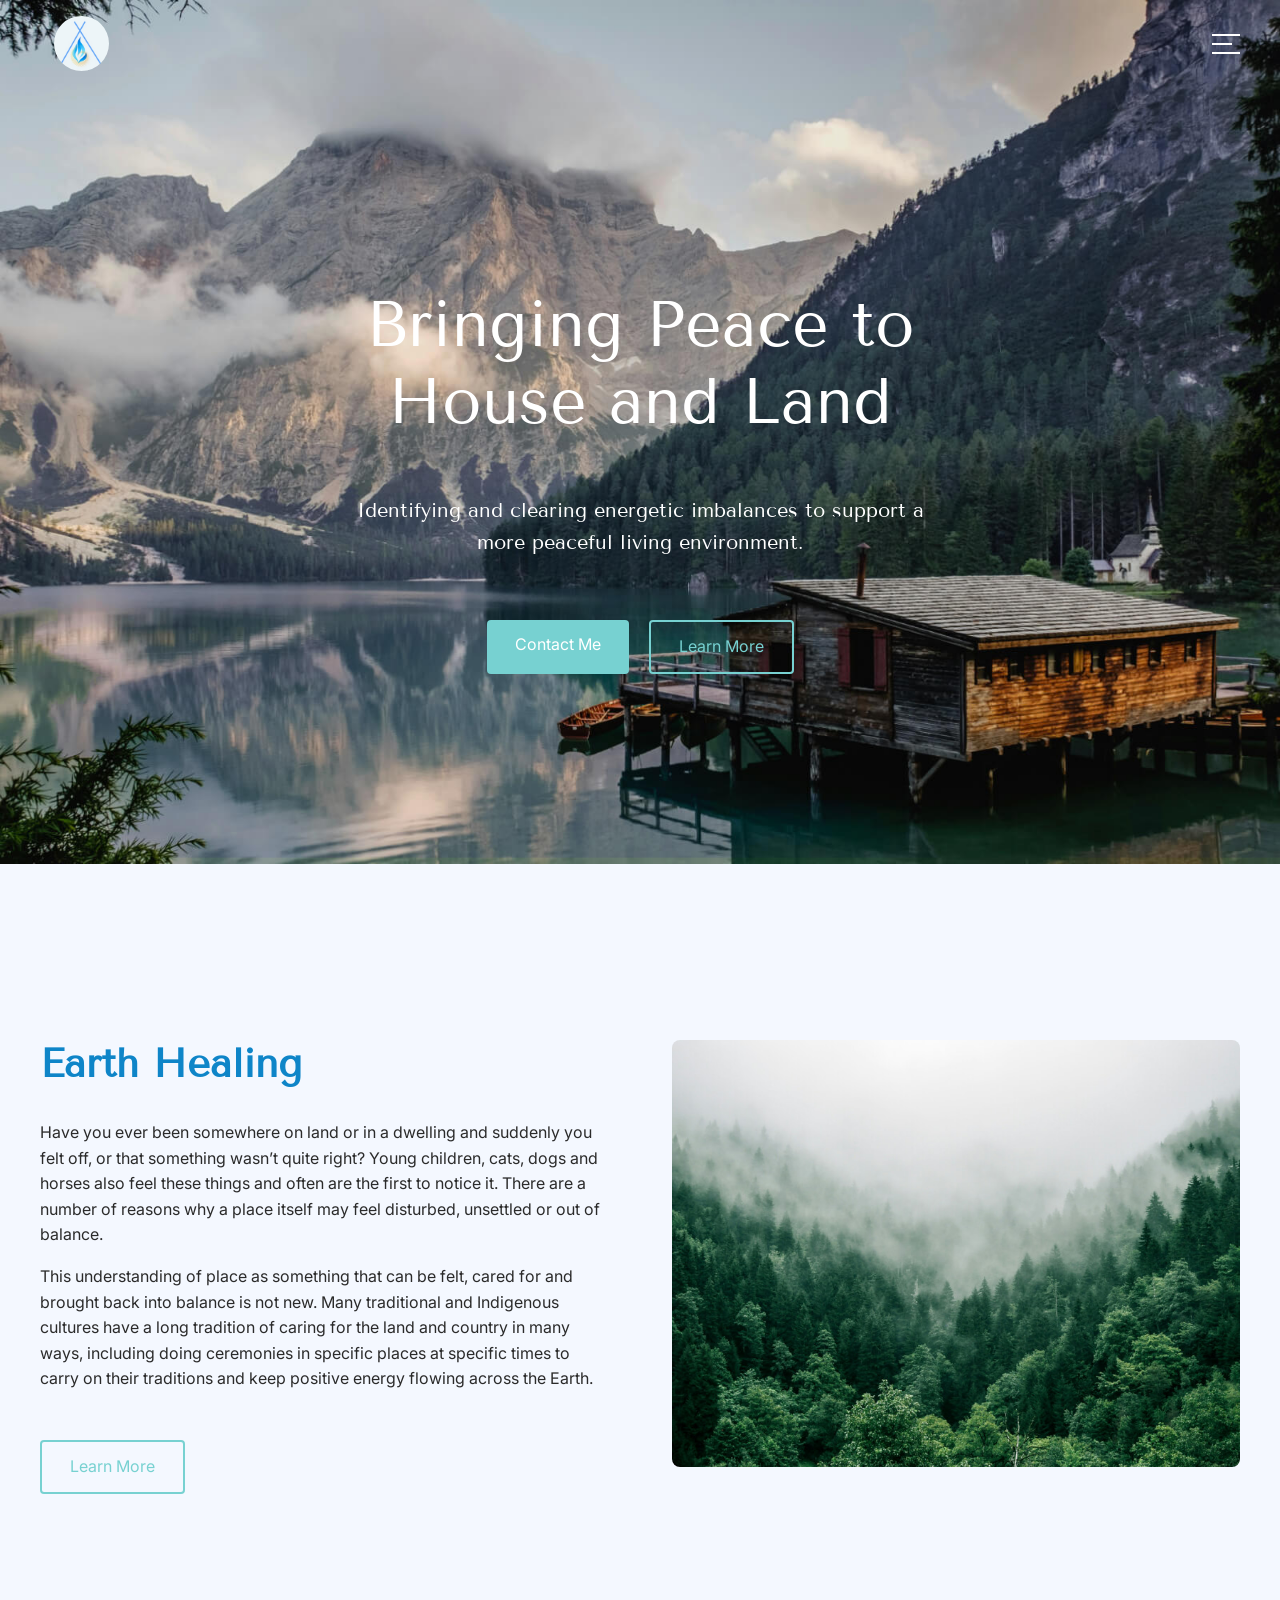
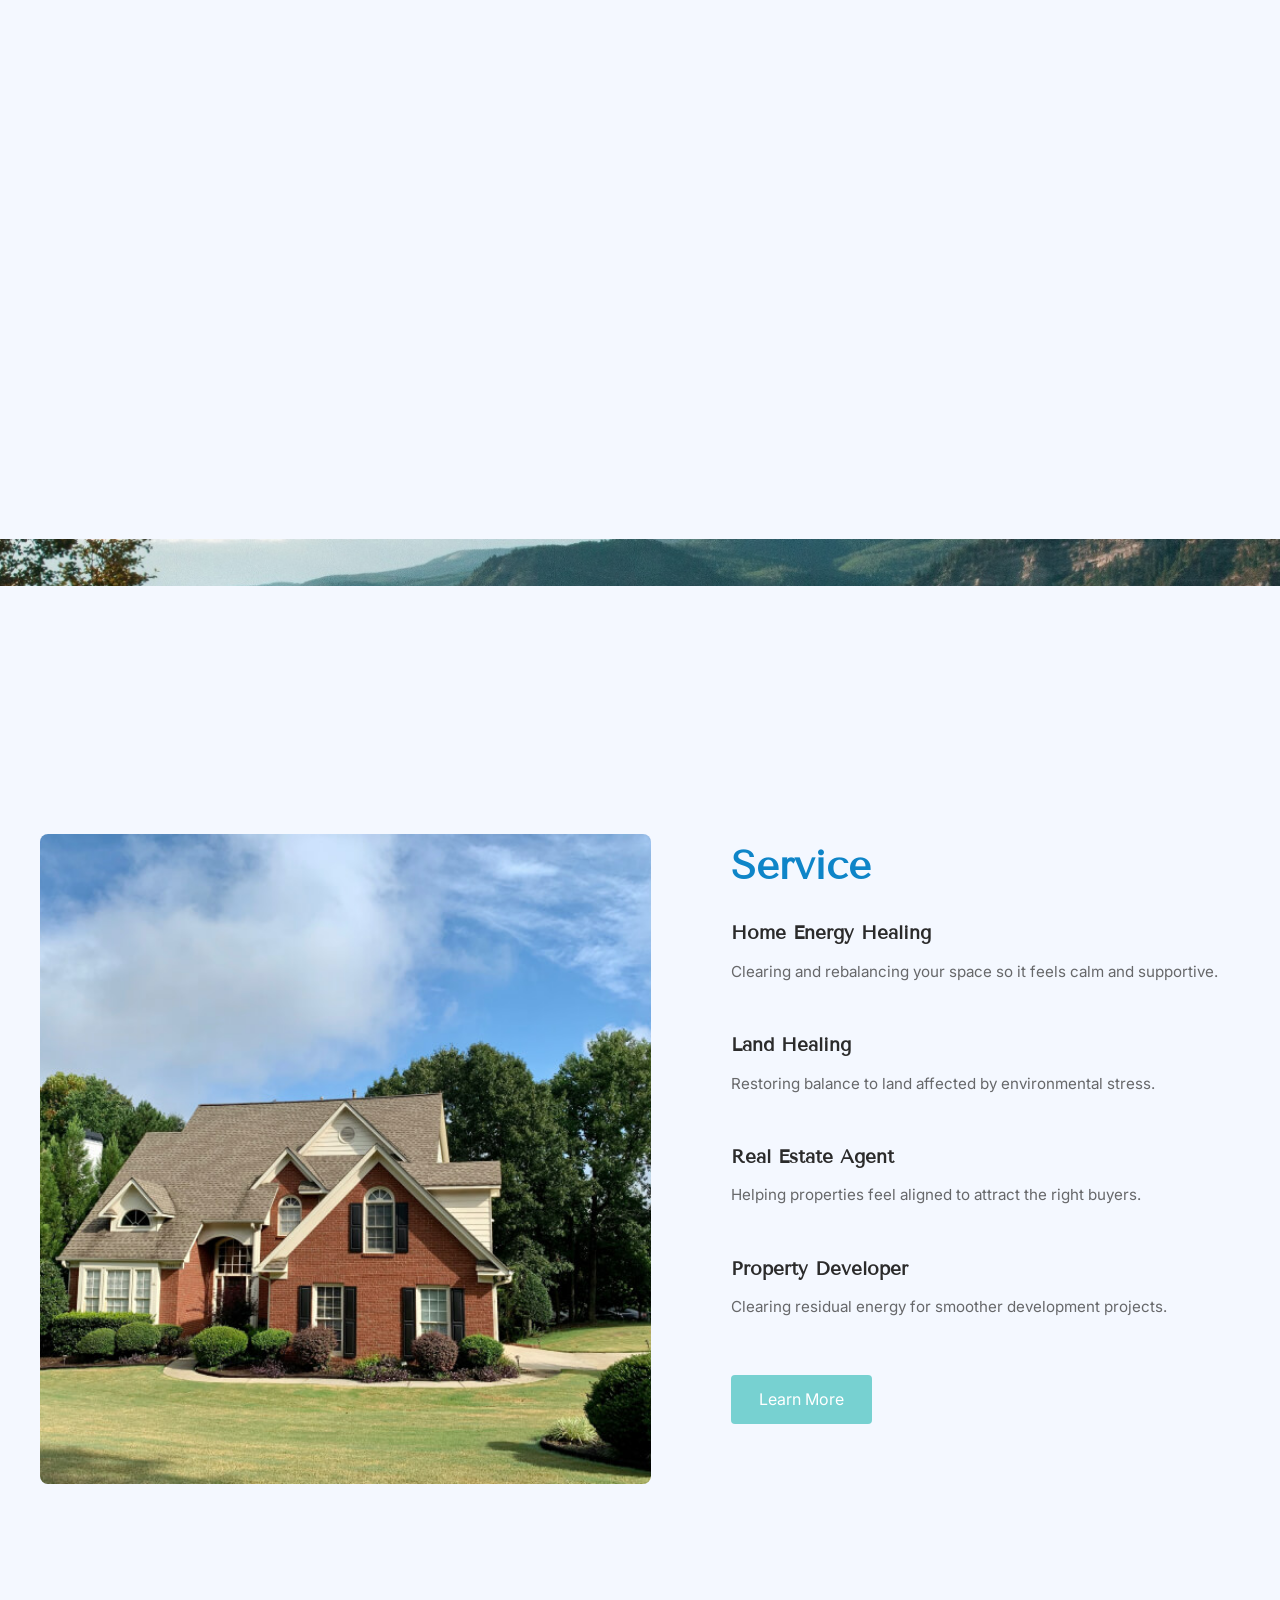
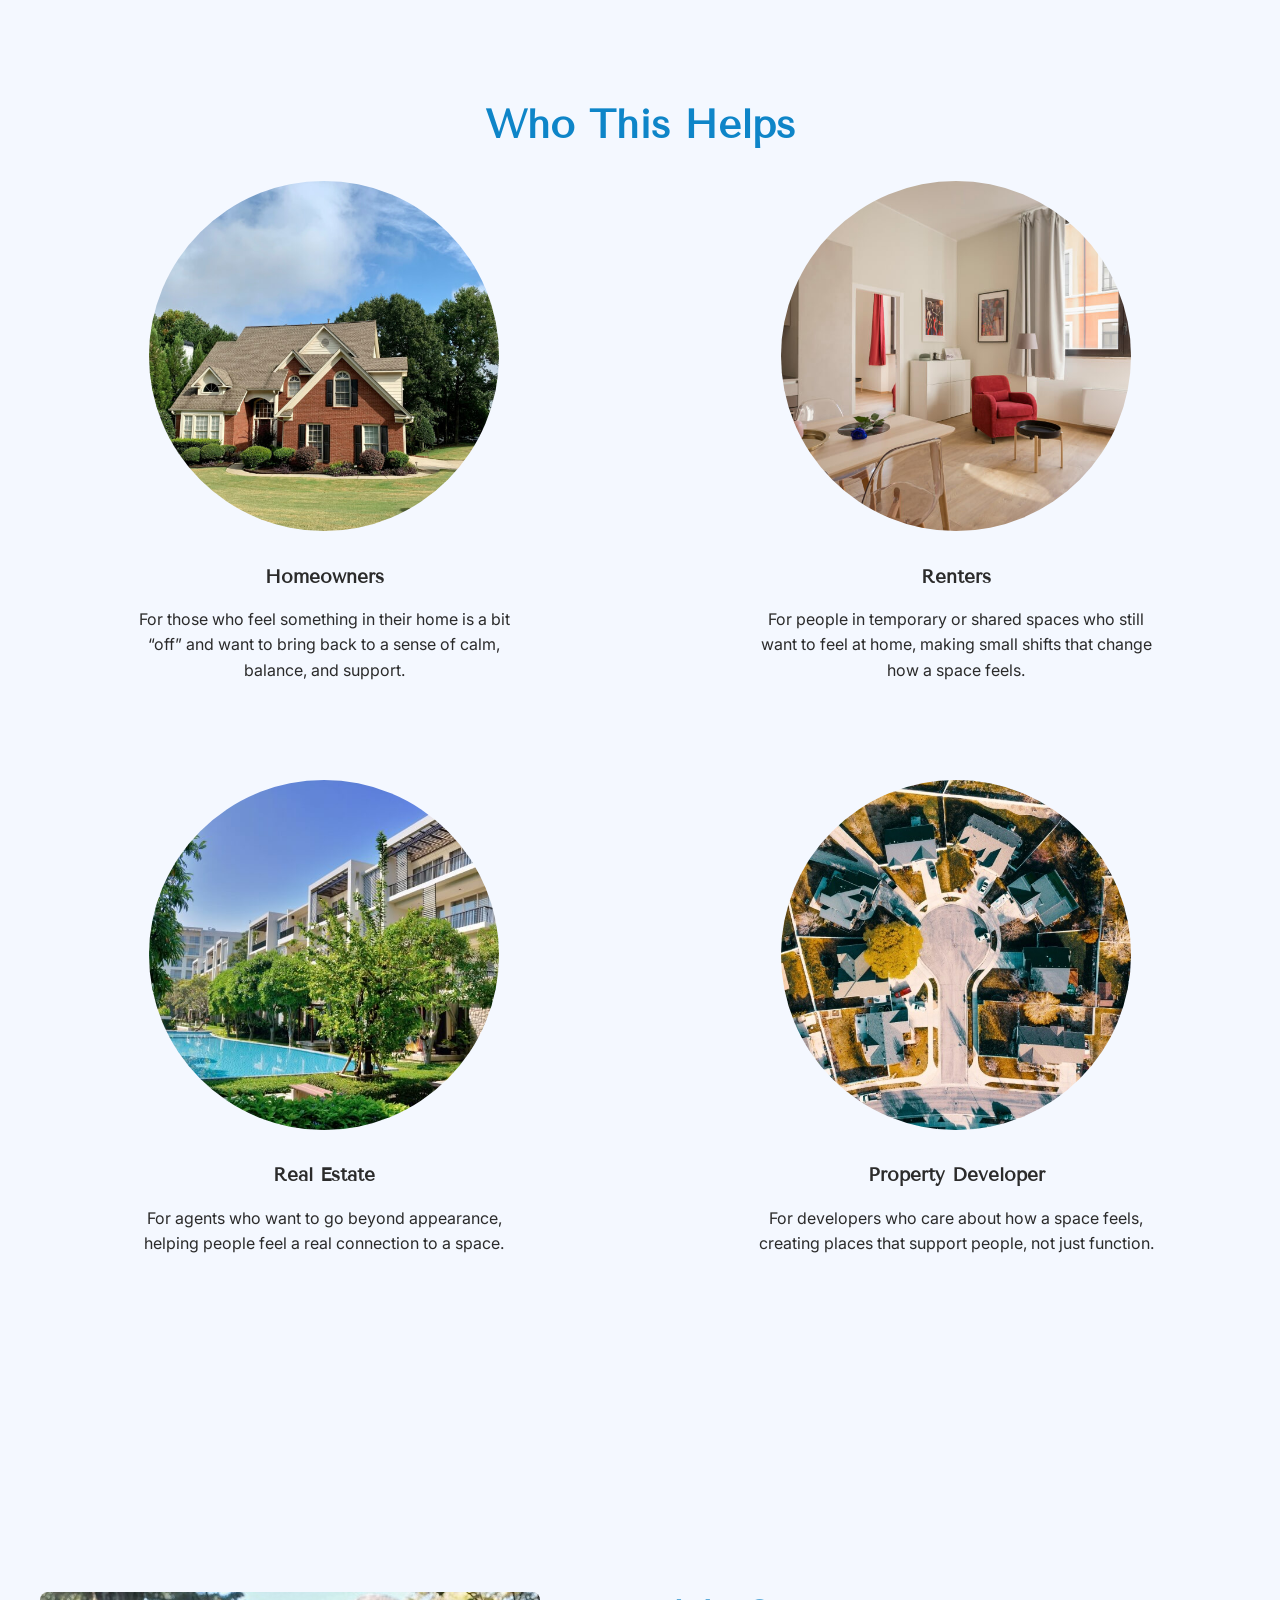
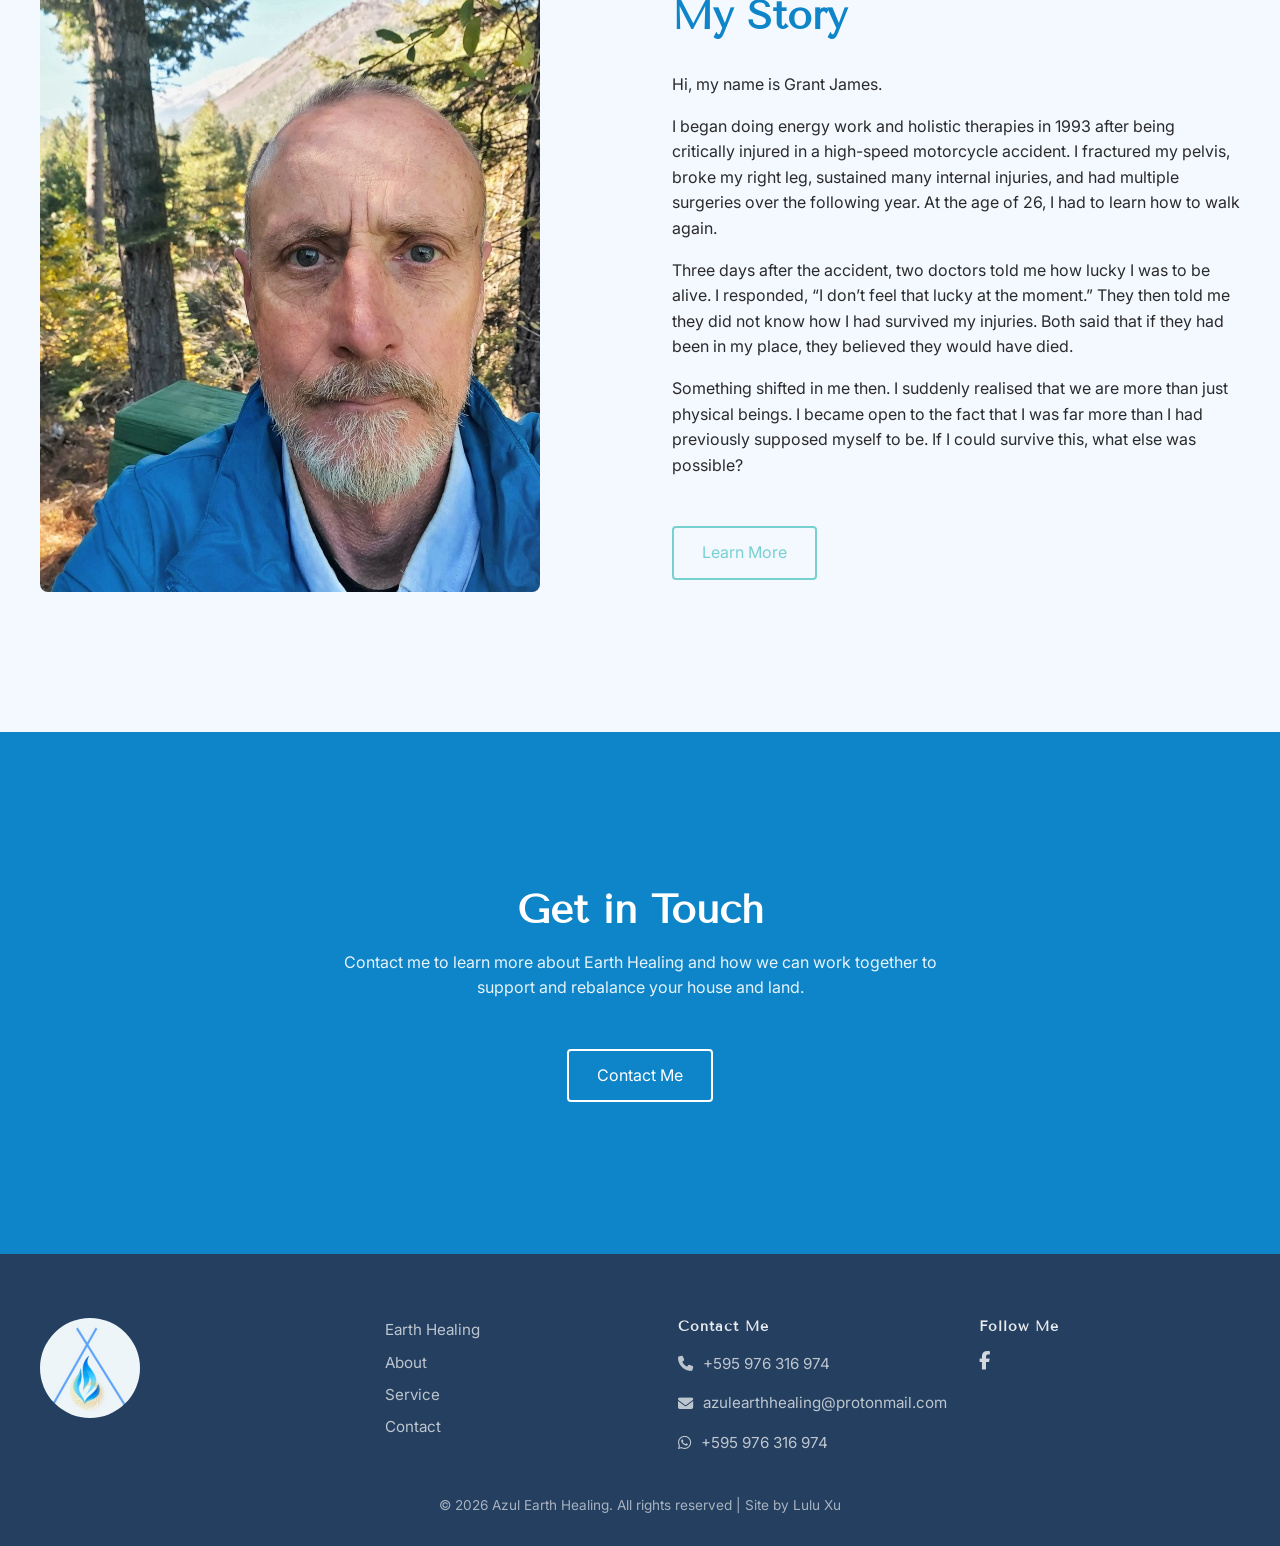
<file: index.html>
<!DOCTYPE html>
<html lang="en">

<head>

<meta charset="UTF-8">
  <meta name="viewport" content="width=device-width, initial-scale=1.0">

<meta name="description" content="Azul Earth Healing">
  
<title>Azul Earth Healing</title>

<!-- preload the hero image so it doesn't cause flash -->
<link rel="preload" as="image" href="images/hero-Grant.jpg">

<link rel="stylesheet" href="css/styles.css">

<link href="https://fonts.googleapis.com/css2?family=Inter:wght@300;400;500&family=Tenor+Sans&display=swap" rel="stylesheet">

<link rel="stylesheet" href="https://cdnjs.cloudflare.com/ajax/libs/font-awesome/6.5.0/css/all.min.css">

<link rel="icon" href="/images/browerIcon.png" type="image/png">

</head>

<body >



<!-- NAVBAR NEW -->
<header class="navbar">
  <div class="container nav-container">
    
    <!-- Logo -->
    <div class="logo">
     <a href="./">
  <img src="images//logo-Grant.jpg" alt="Grant James Logo"></a>
    </div>

    <!-- Nav Links -->
    <nav class="nav-menu" id="navMenu">
      <a href="./EarthHealing">Earth Healing</a>
      <a href="./Service">Service</a>
      <a href="./About">About</a>
      <a href="./Contact">Contact</a>
    </nav>



      <!-- Language switcher & Hamburger button -->

<div class="nav-right">

  <!-- Language Switcher   -->
   <!--
  <div class="language-switcher">
    <a href="./"  class="active">EN</a>
    <span>|</span>
    <a href="./index-es">ES</a>
  </div>
  -->

  <!-- Hamburger -->
  <div class="hamburger" id="hamburger">
    <span></span>
    <span></span>
    <span></span>
  </div>

</div>


  </div>
</header>


<!-- HERO -->

<section class="hero parallax-hero">

<div class="container hero-content">

<h1>Bringing Peace to House and Land</h1>

<p>
Identifying and clearing energetic imbalances to support a more peaceful living environment.
</p>

<div class="hero-buttons">

  <a href="./Contact" class="btn btn-primary">Contact Me</a>
  <a href="./About" class="btn btn-outline">Learn More</a>

</div>

</div>

</section>





<!-- CONTENT SECTION -->


<section class="section">
 
<div class="container earthHealing grid-2 reveal">
   
<div>

<h2>Earth Healing</h2>

<p>
  Have you ever been somewhere on land or in a dwelling and suddenly you felt off, or that something wasn’t quite right? Young children, cats, dogs and horses also feel these things and often are the first to notice it. There are a number of reasons why a place itself may feel disturbed, unsettled or out of balance.
</p>

<p>
  This understanding of place as something that can be felt, cared for and brought back into balance is not new. Many traditional and Indigenous cultures have a long tradition of caring for the land and country in many ways, including doing ceremonies in specific places at specific times to carry on their traditions and keep positive energy flowing across the Earth.

</p>    


<a href="./EarthHealing" class="btn btn-outline">Learn More</a>

</div>

<img src="images/earth-healing-img-grant.jpg" alt="Grant James - Land Healing">

</div>

</section>


<!-- IMAGE SECTION (PARALLAX / VISUAL BREAK) -->

<section class="image-section parallax-bg"></section>


<!-- SERVICES -->


<section class="services-hover reveal">
  <div class="container services-layout">

    <!-- LEFT: IMAGE -->
   <div class="service-image">
  <img id="imageA" class="img-layer active" src="images/homeowners.jpg" alt="">
  <img id="imageB" class="img-layer" src="images/homeowners.jpg" alt="">
</div>

    <!-- RIGHT: TEXT LIST -->
    <div class="service-list">
  

      <div class="service-item active" 
           data-image="images/homeowners.jpg">
             <h2>Service</h2>
        <h3>Home Energy Healing</h3>
        <p>Clearing and rebalancing your space so it feels calm and supportive.</p>
      </div>

      <div class="service-item" 
           data-image="images/earthHealingImg2.jpg">
        <h3>Land Healing</h3>
        <p>Restoring balance to land affected by environmental stress.</p>
      </div>

      <div class="service-item" 
           data-image="images/realestate.jpg">
        <h3>Real Estate Agent</h3>
        <p>Helping properties feel aligned to attract the right buyers.</p>
      </div>

      <div class="service-item" 
           data-image="images/developer.jpg">
        <h3>Property Developer</h3>
        <p>Clearing residual energy for smoother development projects.</p>
      </div>

      <a href="./Service" class="btn service-list-btn btn-primary">Learn More</a>

    </div>

  </div>
</section>




<!-- Who This Helps Section -->


<section class="section client">

<div class="container reveal">

<h2 class="text-center">Who This Helps</h2>

<div class="grid-2">

<div class="client-card">

<img src="images/homeowners.jpg" alt="Homeowners">

<h3>Homeowners</h3>

<p>For those who feel something in their home is a bit “off” and want to bring back to a sense of calm, balance, and support.
</p>

</div>

<div class="client-card">

<img src="images/renters.jpg" alt="Renters">

<h3>Renters</h3>

<p>For people in temporary or shared spaces who still want to feel at home, making small shifts that change how a space feels.
</p>

</div>

<div class="client-card">

<img src="images/realestate.jpg" alt="Real estate">

<h3>Real Estate</h3>

<p>For agents who want to go beyond appearance, helping people feel a real connection to a space.
</p>

</div>

<div class="client-card">

<img src="images/developer.jpg" alt="Real estate">

<h3>Property Developer</h3>

<p>For developers who care about how a space feels, creating places that support people, not just function.
</p>

</div>

</div>

</div>

</section>

<!-- STORY / ABOUT -->

<section class="section">

<div class="container myStory grid-2 reveal">

<img src="images/profile-Grant.jpg" alt="Grant James">

<div>

<h2 >My Story</h2>

  
<p>
  Hi, my name is Grant James.
</p>
<p>
  I began doing energy work and holistic therapies in 1993 after being critically injured in a high-speed motorcycle accident. I fractured my pelvis, broke my right leg, sustained many internal injuries, and had multiple surgeries over the following year. At the age of 26, I had to learn how to walk again.

</p>
 <p>
  Three days after the accident, two doctors told me how lucky I was to be alive. I responded, “I don’t feel that lucky at the moment.” They then told me they did not know how I had survived my injuries. Both said that if they had been in my place, they believed they would have died.

 </p>
 <p>
  Something shifted in me then. I suddenly realised that we are more than just physical beings. I became open to the fact that I was far more than I had previously supposed myself to be. If I could survive this, what else was possible?

 </p>

<a href="./About" class="btn btn-outline">Learn More</a>

</div>



</div>

</section>



 
<!-- Calendly badge widget begin -->
 <section class="reveal" >
<link href="https://assets.calendly.com/assets/external/widget.css" rel="stylesheet">
<script src="https://assets.calendly.com/assets/external/widget.js" type="text/javascript" async></script>
<script type="text/javascript">window.onload = function() { Calendly.initBadgeWidget({ url: 'https://calendly.com/azulearthhealing/30min', text: 'BOOK A SESSION', color: '#77D1D1', textColor: '#ffffff', branding: false }); }</script>
</section>
<!-- Calendly badge widget end -->



 <!-- CTA -->
<section class="section cta">
  <div class="container text-center">
    <h2>Get in Touch</h2>
    <p class="cta-text">
   Contact me to learn more about Earth Healing and how we can work together to support and rebalance your house and land.

    </p>
    <a href="./Contact" class="btn btn-outline">Contact Me</a>
  </div>
</section>

    <!-- Footer -->

<footer class="footer">
  <div class="container footer-grid">

    <!-- Logo -->
    <div class="footer-logo">
      <a href="./">
      <img src="images/logo-Grant.jpg" alt="logo"></a>
    </div>

    <!-- Links -->
    <div class="footer-col">
            <a href="./EarthHealing">Earth Healing</a>
      <a href="./About">About</a>
      <a href="./Service">Service</a>
      <a href="./Contact">Contact</a>
    </div>

    <!-- Contact -->
    <div class="footer-col">
      <h4><b>Contact Me</b></h4>
    <p><i class="fa-solid fa-phone"></i> +595 976 316 974 </p>
<p><i class="fa-solid fa-envelope"></i> azulearthhealing@protonmail.com</p>
<p><i class="fa-brands fa-whatsapp"></i> +595 976 316 974 </p>
    </div>

    <!-- Social -->
    <div class="footer-col">
      <h4>Follow Me</h4>
      <div class="socials">
        <a href="https://www.facebook.com/share/1DdQA3otDJ" target="_blank"><i class="fa-brands fa-facebook-f"></i></a>
        <!-- <a href="#"><i class="fa-brands fa-linkedin-in"></i></a>
        <a href="#"><i class="fa-brands fa-instagram"></i></a>-->
      </div>
    </div>

  </div>

  <div class="footer-bottom text-center">
    <p>© 2026 Azul Earth Healing. All rights reserved | Site by <a class="SiteBy" href="https://luluxu.net" target="_blank">Lulu Xu</a></p>
  </div>
</footer>




<script src="script.js"></script>


</body>
</html>
</file>
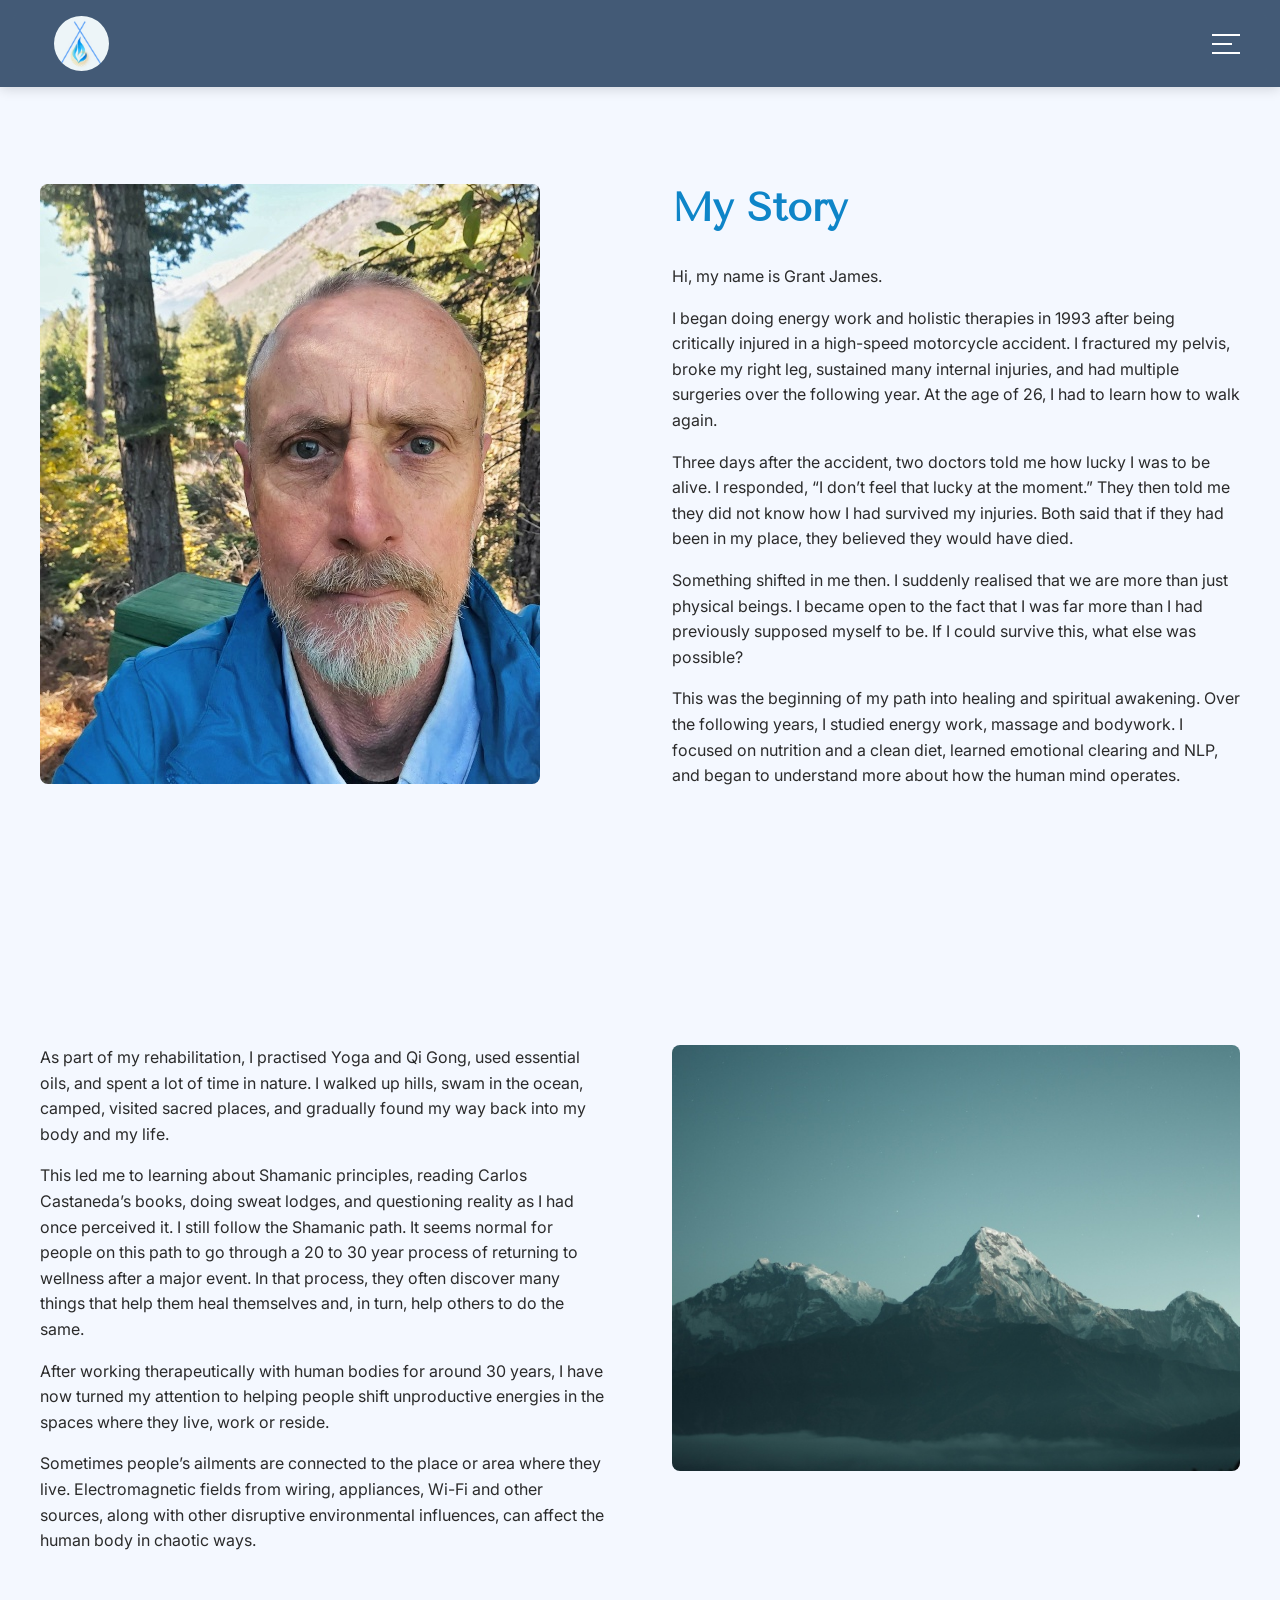
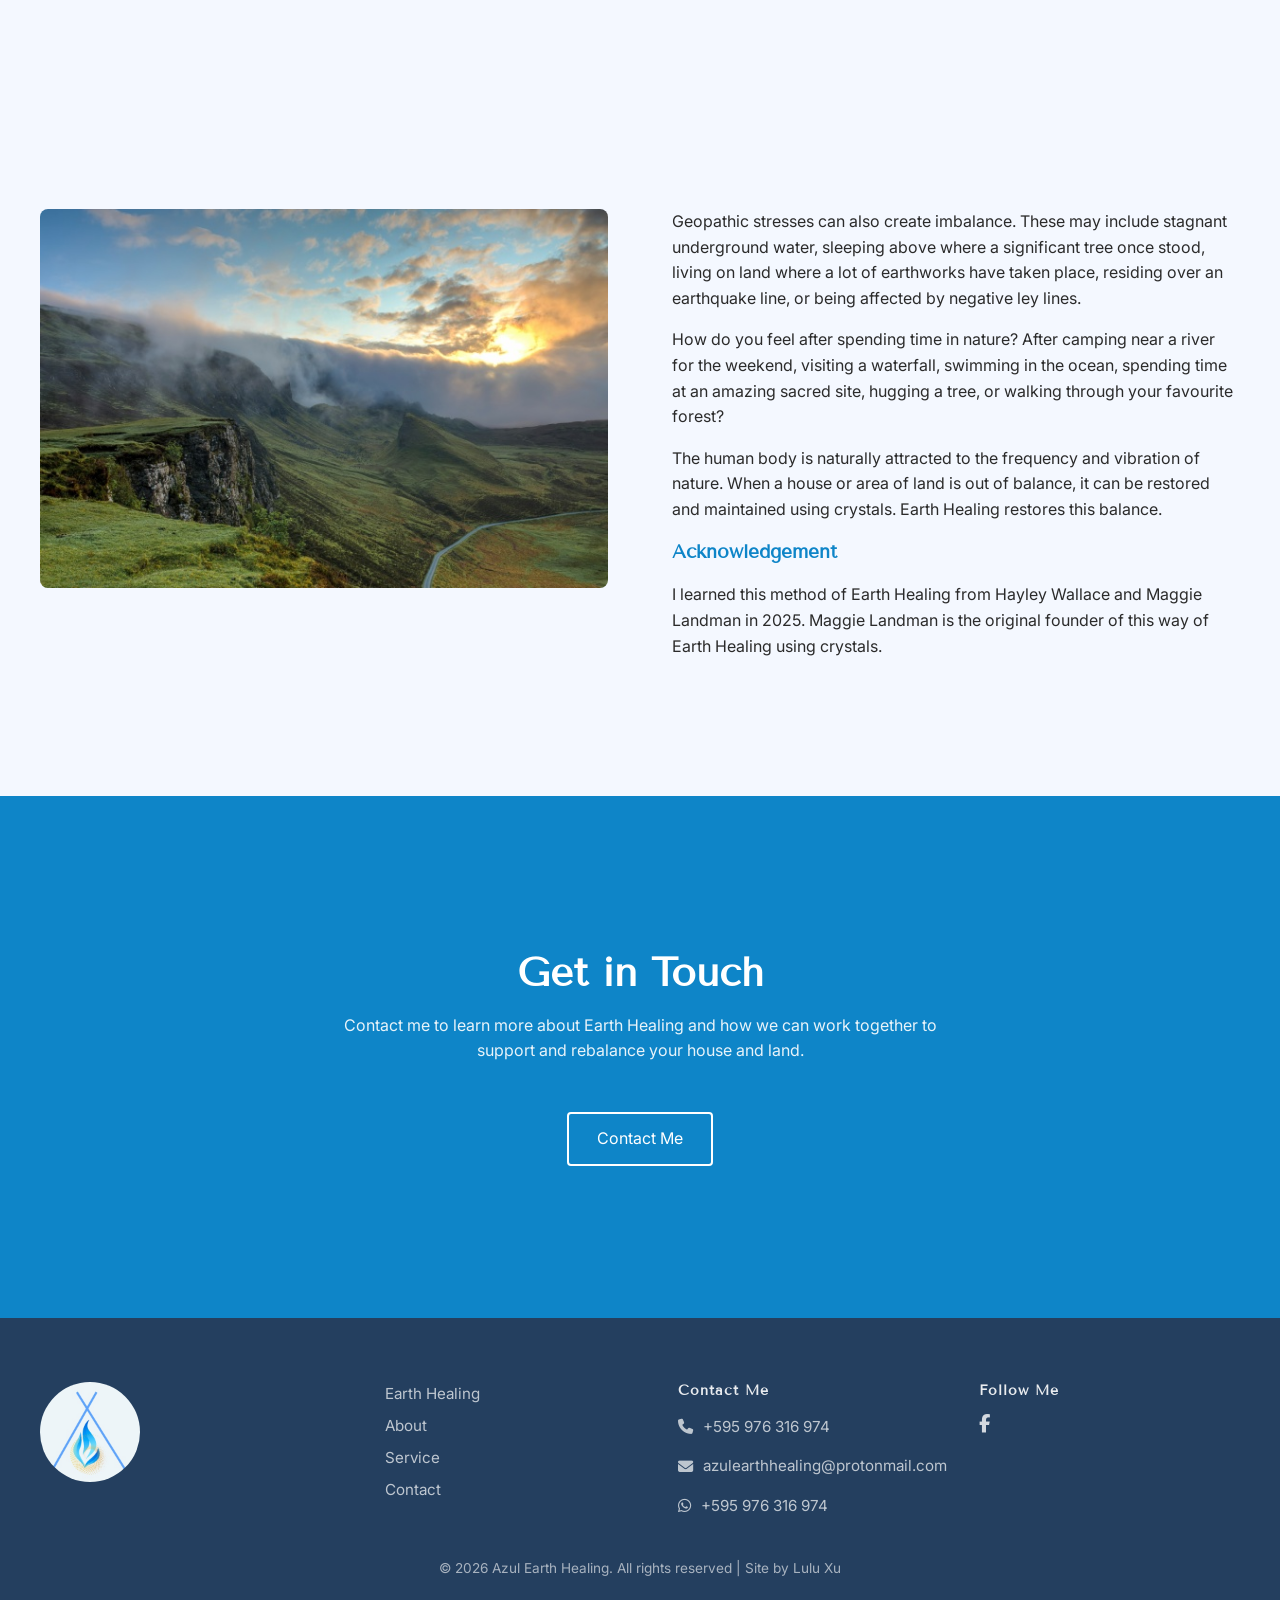
<file: About.html>
<!DOCTYPE html>
<html lang="en">

<head>

<meta charset="UTF-8">
  <meta name="viewport" content="width=device-width, initial-scale=1.0">

<meta name="description" content="About — Azul Earth Healing">
  
<title>About | Azul Earth Healing</title>

<link rel="stylesheet" href="css/styles.css">

<link href="https://fonts.googleapis.com/css2?family=Inter:wght@300;400;500&family=Tenor+Sans&display=swap" rel="stylesheet">

<link rel="stylesheet" href="https://cdnjs.cloudflare.com/ajax/libs/font-awesome/6.5.0/css/all.min.css">

<link rel="icon" href="/images/browerIcon.png" type="image/png">

</head>

<body>

<!-- NAVBAR -->



<!-- NAVBAR NEW -->
<header class="navbar-dark ">
  <div class="container nav-container">
    
    <!-- Logo -->
    <div class="logo">
     <a href="./">
  <img src="images//logo-Grant.jpg" alt="Grant James Logo"></a>
    </div>

    <!-- Nav Links -->
    <nav class="nav-menu" id="navMenu">
      <a href="./EarthHealing">Earth Healing</a>
      <a href="./Service">Service</a>
      <a href="./About">About</a>
      <a href="./Contact">Contact</a>
    </nav>

    <!-- Hamburger -->
    <div class="hamburger" id="hamburger">
      <span></span>
      <span></span>
      <span></span>
    </div>

  </div>
</header>




<!-- MY STORY -->

<section class="section myStory">
  <div class="container myStorySectionHomepage grid-2 reveal">

    <img src="images/profile-Grant.jpg" alt="Grant James">

    <div>
      <h2>My Story</h2>
      <p>
        Hi, my name is Grant James.
      </p>
  
      <p>
        I began doing energy work and holistic therapies in 1993 after being critically injured in a high-speed motorcycle accident. I fractured my pelvis, broke my right leg, sustained many internal injuries, and had multiple surgeries over the following year. At the age of 26, I had to learn how to walk again.
      </p>

    <p>
      Three days after the accident, two doctors told me how lucky I was to be alive. I responded, “I don’t feel that lucky at the moment.” They then told me they did not know how I had survived my injuries. Both said that if they had been in my place, they believed they would have died.

    </p>

    <p>
      Something shifted in me then. I suddenly realised that we are more than just physical beings. I became open to the fact that I was far more than I had previously supposed myself to be. If I could survive this, what else was possible?

      <p>
        This was the beginning of my path into healing and spiritual awakening. Over the following years, I studied energy work, massage and bodywork. I focused on nutrition and a clean diet, learned emotional clearing and NLP, and began to understand more about how the human mind operates.

      </p>

    </div>

  </div>
</section>


<section class="section">
  <div class="container myStorySection2 grid-2 reveal">

    <div>

      <p>
        As part of my rehabilitation, I practised Yoga and Qi Gong, used essential oils, and spent a lot of time in nature. I walked up hills, swam in the ocean, camped, visited sacred places, and gradually found my way back into my body and my life.

      </p>

<p>
  This led me to learning about Shamanic principles, reading Carlos Castaneda’s books, doing sweat lodges, and questioning reality as I had once perceived it. I still follow the Shamanic path. It seems normal for people on this path to go through a 20 to 30 year process of returning to wellness after a major event. In that process, they often discover many things that help them heal themselves and, in turn, help others to do the same. 

</p>

<p>
  After working therapeutically with human bodies for around 30 years, I have now turned my attention to helping people shift unproductive energies in the spaces where they live, work or reside.

</p>

<p>
  Sometimes people’s ailments are connected to the place or area where they live. Electromagnetic fields from wiring, appliances, Wi-Fi and other sources, along with other disruptive environmental influences, can affect the human body in chaotic ways.
</p>

</div>

    <img src="images/mountain.jpg" alt="Nature">

  </div>
</section>


<section class="section">
  <div class="container myStorySection3 grid-2 reveal">

    <img src="images/gallery4.jpg" alt="Grant James">

    <div>
<p>
  Geopathic stresses can also create imbalance. These may include stagnant underground water, sleeping above where a significant tree once stood, living on land where a lot of earthworks have taken place, residing over an earthquake line, or being affected by negative ley lines.

</p>
      
<p>
  How do you feel after spending time in nature? After camping near a river for the weekend, visiting a waterfall, swimming in the ocean, spending time at an amazing sacred site, hugging a tree, or walking through your favourite forest?

</p>

<p>
The human body is naturally attracted to the frequency and vibration of nature. When a house or area of land is out of balance, it can be restored and maintained using crystals. Earth Healing restores this balance.

</p>

<h3 class="acknowledgementText">Acknowledgement</h3>
<p>I learned this method of Earth Healing from Hayley Wallace and Maggie Landman in 2025. Maggie Landman is the original founder of this way of Earth Healing using crystals.</p>
    </div>

  </div>
</section>




<!--  TESTIMONIAL / QUOTE 

<section class="section quote">
  <div class="container text-center reveal">

    <p class="quote" style="font-size:1.2rem; max-width:700px; margin:auto;">
      “Lorem ipsum dolor sit amet, consectetur adipiscing elit, sed do eiusmod tempor incididunt ut labore et dolore magna aliqua.” – <b>Avsdfa Vasd</b>
    </p>
 
  </div>
</section>-->


<!--  IMAGE GALLERY 
<section class="section">
  <div class=" reveal">

    <div class="gallery-track">

      <div class="gallery-row">
        <img src="images/gallery1.jpg" alt="Gallery Image">
        <img src="images/gallery2.jpg" alt="Gallery Image">
        <img src="images/gallery3.jpg" alt="Gallery Image">
        <img src="images/gallery4.jpg" alt="Gallery Image">

        <img src="images/gallery1.jpg" alt="Gallery Image">
        <img src="images/gallery2.jpg" alt="Gallery Image">
        <img src="images/gallery3.jpg" alt="Gallery Image">
        <img src="images/gallery4.jpg" alt="Gallery Image">
        
        <img src="images/gallery1.jpg" alt="Gallery Image">
        <img src="images/gallery2.jpg" alt="Gallery Image">
        <img src="images/gallery3.jpg" alt="Gallery Image">
        <img src="images/gallery4.jpg" alt="Gallery Image">

      </div>

    </div>

  </div>
</section>
-->



<!-- Earth Healing 


<section class="section">
  <div class="container earthHealingSection1 grid-2 reveal">

    <div>

            <h2>Earth Healing</h2>
<p>Have you ever been somewhere on land or in a dwelling and suddenly you felt off, or something isn’t quite right? There can be a number of reasons why this can happen.
</p>
 <p>Young children, cats, dogs and horses also feel these things and often are the first to notice it. 
</p>      
 <p>Native cultures used to regularly care for the land and country in many ways including doing ceremonies in specific places at specific times to carry on their traditions and keep positive energy flowing across the Earth. 
</p>      
<p>They are called different names in different cultures such as Ley Lines, Song Lines or Dragon Lines and other names.
</p>       

</div>

    <img src="images/earth-healing-img-grant.jpg" alt="Nature">

  </div>
</section>


<section class="section">
  <div class="container earthHealingSection2 grid-2 reveal">

    <img src="images/earthHealingImg2.jpg" alt="Grant James">

    <div>

<p>In places where cultures have stopped doing these ceremonies the energy of the land has become stagnant which has affected the land in a negative way. Worse still is where there has been loss of life, a battle, genocide or some sort of tragedy, a negative energy gets stuck in the place where it happened.
</p>
<p>Native cultures have their ways and methods of clearing these energies including helping disembodied spirits move on to their next level of existence, if they no longer live on their land or haven’t had this knowledge handed down to them, that energy gets stuck there until it moves.
</p>
<p>This can happen when a person dies in a house, also a trauma, tragedy or if suicide happens at a property. The spirit or part of a person can reside there until it's cleared.
</p>



</div>

  </div>
</section>



<section class="section">
  <div class="container earthHealingSection3 grid-2 reveal">

    <div>
      <p>Naturally occurring things like negative Ley Lines, Geopathic stresses from earth works, underground stagnant water, living on top of where a significant tree used to be, EMF( electro magnetic frequency) and electrical energies can affect a home, humans and pets in a negative way.
</p>
<p>Real Estate agents I have talked to say they can feel when there is a negative energy in a house. This can affect a property selling or potentially attracting negative or destructive tenants.
</p>    
<p>Earth Healing can clear all these energies using Crystal’s, this work is mostly done remotely.
</p>
<p>Azul Earth Healing helps Home Owners, Renters, Property Developers and Real Estate Agents.
</p>
</div>

    <img src="images/trees.jpg" alt="Nature">

  </div>
</section>
-->


<!-- Calendly badge widget begin -->
 <section class="reveal" >
<link href="https://assets.calendly.com/assets/external/widget.css" rel="stylesheet">
<script src="https://assets.calendly.com/assets/external/widget.js" type="text/javascript" async></script>
<script type="text/javascript">window.onload = function() { Calendly.initBadgeWidget({ url: 'https://calendly.com/azulearthhealing/30min', text: 'BOOK A SESSION', color: '#77D1D1', textColor: '#ffffff', branding: false }); }</script>
</section>
<!-- Calendly badge widget end -->




 <!-- CTA -->
<section class="section cta">
  <div class="container text-center">
    <h2>Get in Touch</h2>
    <p class="cta-text">
 Contact me to learn more about Earth Healing and how we can work together to support and rebalance your house and land.

    </p>
    <a href="./Contact" class="btn btn-outline">Contact Me</a>
  </div>
</section>

    <!-- Footer -->

<footer class="footer">
  <div class="container footer-grid">

    <!-- Logo -->
    <div class="footer-logo">
      <a href="./">
      <img src="images/logo-Grant.jpg" alt="logo"></a>
    </div>

    <!-- Links -->
    <div class="footer-col">
            <a href="./EarthHealing">Earth Healing</a>
      <a href="./About">About</a>
      <a href="./Service">Service</a>
      <a href="./Contact">Contact</a>
    </div>

    <!-- Contact -->
    <div class="footer-col">
      <h4><b>Contact Me</b></h4>
    <p><i class="fa-solid fa-phone"></i> +595 976 316 974 </p>
<p><i class="fa-solid fa-envelope"></i> azulearthhealing@protonmail.com</p>
<p><i class="fa-brands fa-whatsapp"></i> +595 976 316 974 </p>
    </div>

    <!-- Social -->
    <div class="footer-col">
      <h4>Follow Me</h4>
      <div class="socials">
        <a href="https://www.facebook.com/share/1DdQA3otDJ" target="_blank"><i class="fa-brands fa-facebook-f"></i></a>
        <!-- <a href="#"><i class="fa-brands fa-linkedin-in"></i></a>
        <a href="#"><i class="fa-brands fa-instagram"></i></a>-->
      </div>
    </div>

  </div>

  <div class="footer-bottom text-center">
    <p>© 2026 Azul Earth Healing. All rights reserved | Site by <a class="SiteBy" href="https://luluxu.net" target="_blank">Lulu Xu</a></p>
  </div>
</footer>




<script src="script.js"></script>

<script> 
 const hamburger = document.getElementById("hamburger-dark");
  const navMenu = document.getElementById("navMenu");

  hamburger.addEventListener("click", () => {
    hamburger.classList.toggle("active");
    navMenu.classList.toggle("active");
  });
</script>


</body>
</html>
</file>
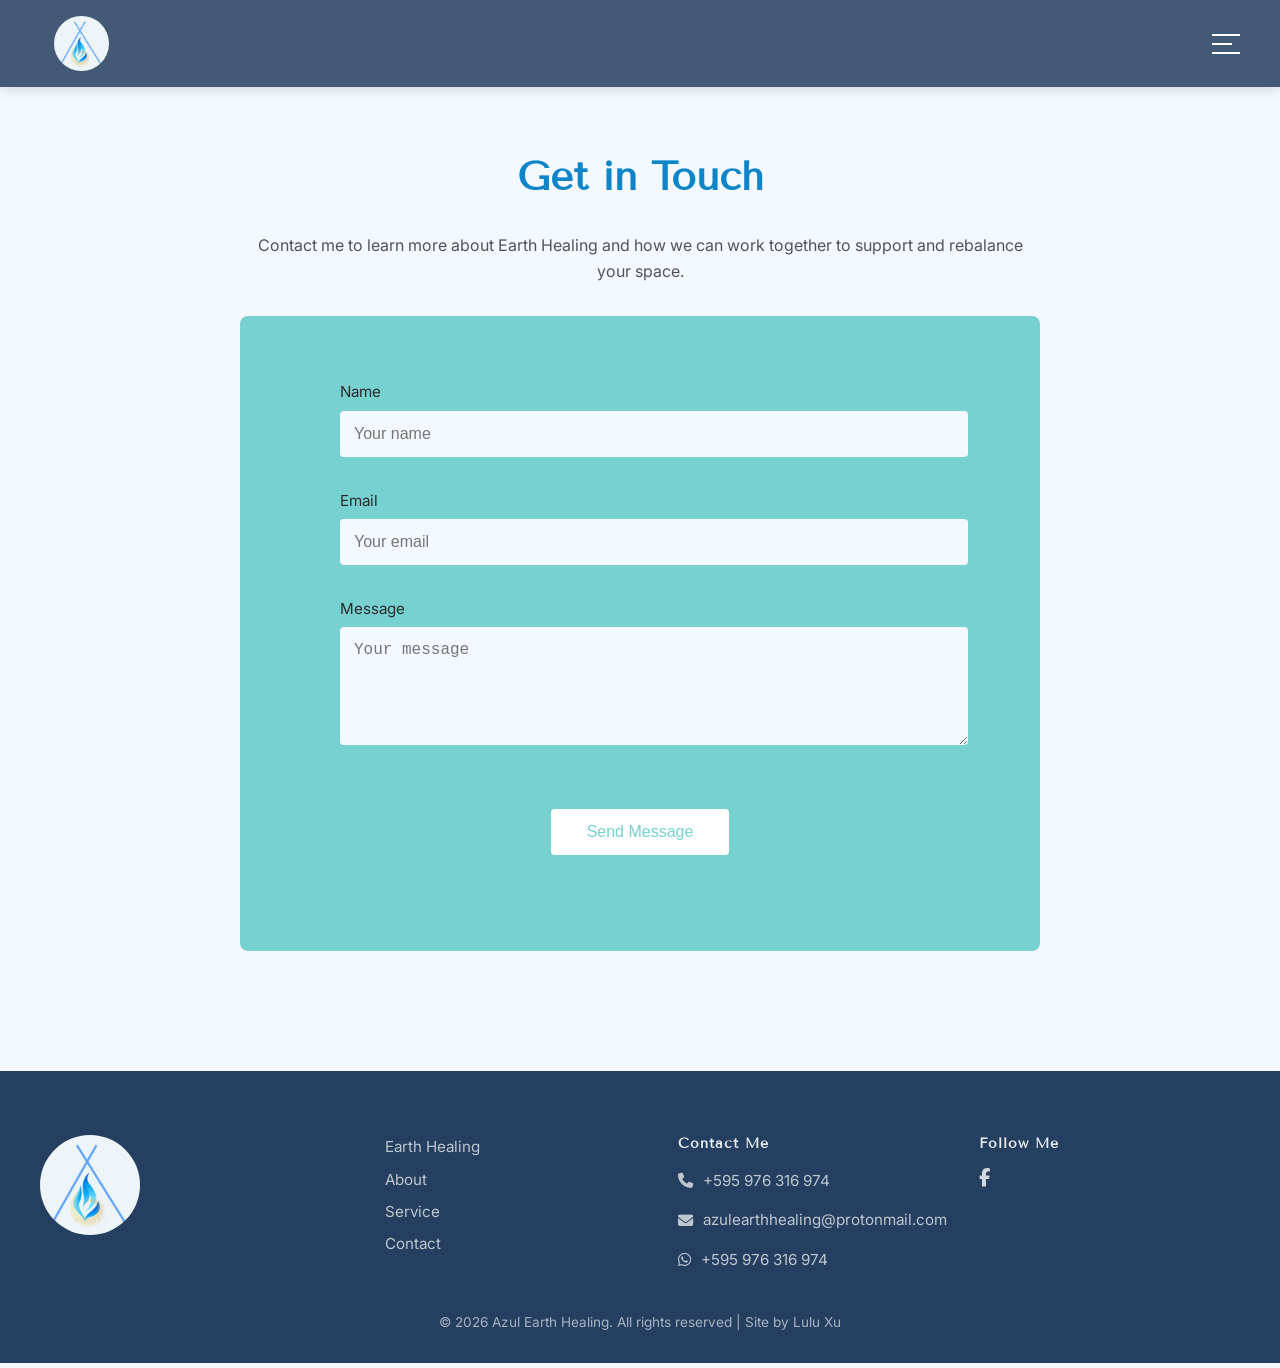
<file: Contact.html>
<!DOCTYPE html>
<html lang="en">

<head>

<meta charset="UTF-8">
  <meta name="viewport" content="width=device-width, initial-scale=1.0">

<meta name="description" content="Contact — Azul Earth Healing">
  
<title>Contact | Azul Earth Healing</title>

<link rel="stylesheet" href="css/styles.css">

<link href="https://fonts.googleapis.com/css2?family=Inter:wght@300;400;500&family=Tenor+Sans&display=swap" rel="stylesheet">

<link rel="stylesheet" href="https://cdnjs.cloudflare.com/ajax/libs/font-awesome/6.5.0/css/all.min.css">

<link rel="icon" href="/images/browerIcon.png" type="image/png">

</head>

<body>




<!-- NAVBAR NEW -->
<header class="navbar-dark ">
  <div class="container nav-container">
    
    <!-- Logo -->
    <div class="logo">
     <a href="./">
  <img src="images//logo-Grant.jpg" alt="Grant James Logo"></a>
    </div>

    <!-- Nav Links -->
    <nav class="nav-menu" id="navMenu">
      <a href="./EarthHealing">Earth Healing</a>
      <a href="./Service">Service</a>
      <a href="./About">About</a>
      <a href="./ontact">Contact</a>
    </nav>

    <!-- Hamburger -->
    <div class="hamburger" id="hamburger">
      <span></span>
      <span></span>
      <span></span>
    </div>

  </div>
</header>



  <!-- Contact Section -->
  <section class="contact">
    <div class="contact-container">
      <h2>Get in Touch</h2>
<p>
Contact me to learn more about Earth Healing and how we can work together to support and rebalance your space.
</p>
      <div class="contact-box">
        <form action="https://formspree.io/f/mwvaakqg" method="POST">
          <div class="form-group">
            <label for="name">Name</label>
            <input type="text" id="name" name="name" placeholder="Your name" required>
          </div>

          <div class="form-group">
            <label for="email">Email</label>
            <input type="email" id="email" name="_replyto" placeholder="Your email" required>
          </div>

          <div class="form-group">
            <label for="message">Message</label>
            <textarea id="message" name="message" rows="5" placeholder="Your message" required></textarea>
          </div>

          <button type="submit" class="btn btn-contact">Send Message</button>
        </form>
      </div>
    </div>
  </section>



<!-- Calendly badge widget begin -->
 <section class="reveal" >
<link href="https://assets.calendly.com/assets/external/widget.css" rel="stylesheet">
<script src="https://assets.calendly.com/assets/external/widget.js" type="text/javascript" async></script>
<script type="text/javascript">window.onload = function() { Calendly.initBadgeWidget({ url: 'https://calendly.com/azulearthhealing/30min', text: 'BOOK A SESSION', color: '#77D1D1', textColor: '#ffffff', branding: false }); }</script>
</section>
<!-- Calendly badge widget end -->





    <!-- Footer -->

<footer class="footer">
  <div class="container footer-grid">

    <!-- Logo -->
    <div class="footer-logo">
      <a href="./">
      <img src="images/logo-Grant.jpg" alt="logo"></a>
    </div>

    <!-- Links -->
    <div class="footer-col">
            <a href="./EarthHealing">Earth Healing</a>
      <a href="./About">About</a>
      <a href="./Service">Service</a>
      <a href="./Contact">Contact</a>
    </div>

    <!-- Contact -->
    <div class="footer-col">
      <h4><b>Contact Me</b></h4>
    <p><i class="fa-solid fa-phone"></i> +595 976 316 974 </p>
<p><i class="fa-solid fa-envelope"></i> azulearthhealing@protonmail.com</p>
<p><i class="fa-brands fa-whatsapp"></i> +595 976 316 974 </p>
    </div>

    <!-- Social -->
    <div class="footer-col">
      <h4>Follow Me</h4>
      <div class="socials">
        <a href="https://www.facebook.com/share/1DdQA3otDJ" target="_blank"><i class="fa-brands fa-facebook-f"></i></a>
        <!-- <a href="#"><i class="fa-brands fa-linkedin-in"></i></a>
        <a href="#"><i class="fa-brands fa-instagram"></i></a>-->
      </div>
    </div>

  </div>

  <div class="footer-bottom text-center">
    <p>© 2026 Azul Earth Healing. All rights reserved | Site by <a class="SiteBy" href="https://luluxu.net" target="_blank">Lulu Xu</a></p>
  </div>
</footer>




<script src="script.js"></script>
<script> 
 const hamburger = document.getElementById("hamburger-dark");
  const navMenu = document.getElementById("navMenu");

  hamburger.addEventListener("click", () => {
    hamburger.classList.toggle("active");
    navMenu.classList.toggle("active");
  });
</script>



</body>
</html>
</file>
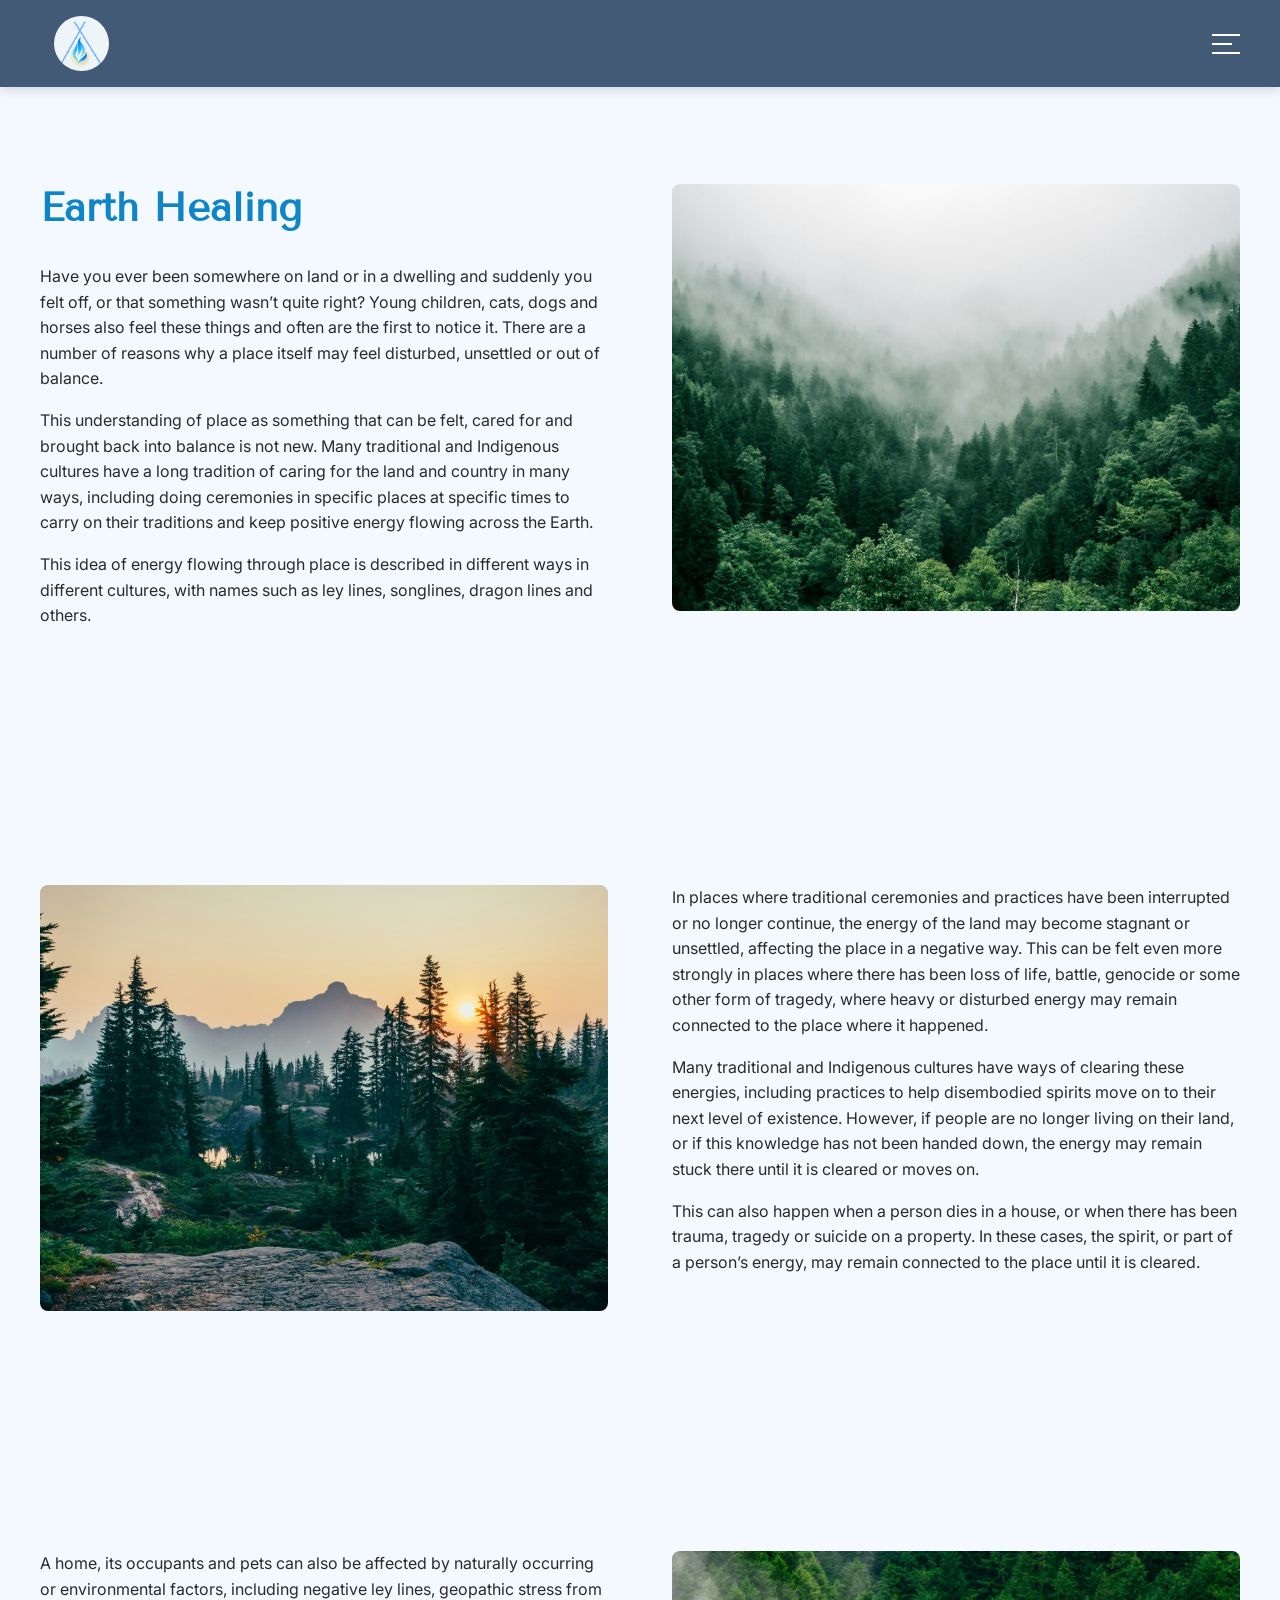
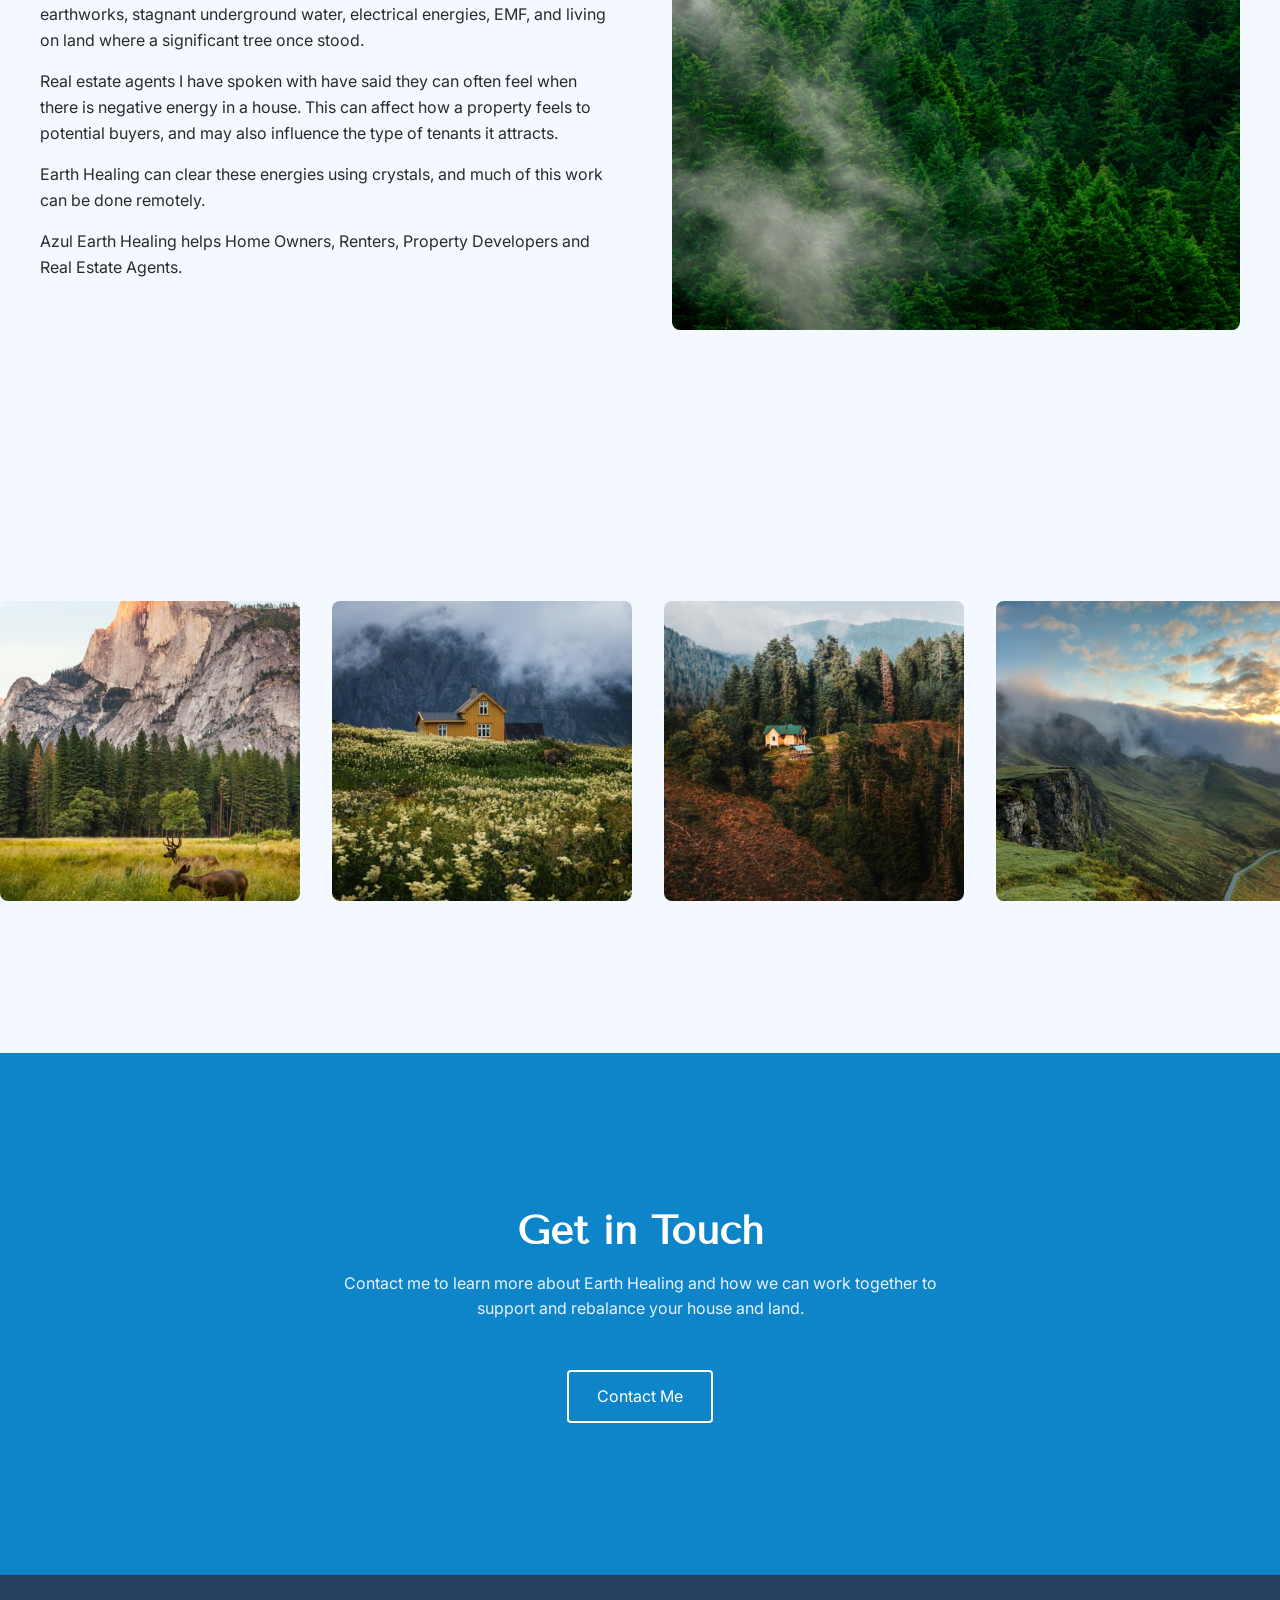
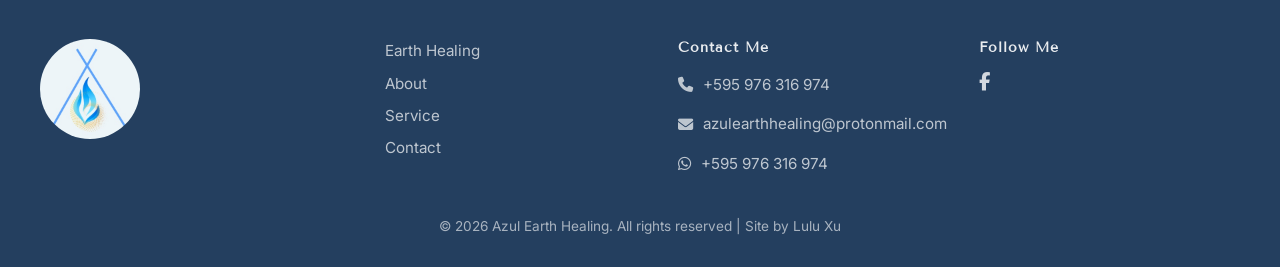
<file: EarthHealing.html>
<!DOCTYPE html>
<html lang="en">

<head>

<meta charset="UTF-8">
  <meta name="viewport" content="width=device-width, initial-scale=1.0">

<meta name="description" content="About — Azul Earth Healing">
  
<title>What is Earth Healing | Azul Earth Healing</title>

<link rel="stylesheet" href="css/styles.css">

<link href="https://fonts.googleapis.com/css2?family=Inter:wght@300;400;500&family=Tenor+Sans&display=swap" rel="stylesheet">

<link rel="stylesheet" href="https://cdnjs.cloudflare.com/ajax/libs/font-awesome/6.5.0/css/all.min.css">

<link rel="icon" href="/images/browerIcon.png" type="image/png">

</head>

<body>

<!-- NAVBAR -->



<!-- NAVBAR NEW -->
<header class="navbar-dark ">
  <div class="container nav-container">
    
    <!-- Logo -->
    <div class="logo">
     <a href="./">
  <img src="images//logo-Grant.jpg" alt="Grant James Logo"></a>
    </div>

    <!-- Nav Links -->
    <nav class="nav-menu" id="navMenu">
      <a href="./EarthHealing">Earth Healing</a>
      <a href="./Service">Service</a>
      <a href="./About">About</a>
      <a href="./Contact">Contact</a>
    </nav>

    <!-- Hamburger -->
    <div class="hamburger" id="hamburger">
      <span></span>
      <span></span>
      <span></span>
    </div>

  </div>
</header>







<!-- Earth Healing -->


<section class="section">
  <div class="container earthHealingSection1 grid-2 reveal">

    <div>

            <h2>Earth Healing</h2>
<p>
  Have you ever been somewhere on land or in a dwelling and suddenly you felt off, or that something wasn’t quite right? Young children, cats, dogs and horses also feel these things and often are the first to notice it. There are a number of reasons why a place itself may feel disturbed, unsettled or out of balance.
</p>

<p>
  This understanding of place as something that can be felt, cared for and brought back into balance is not new. Many traditional and Indigenous cultures have a long tradition of caring for the land and country in many ways, including doing ceremonies in specific places at specific times to carry on their traditions and keep positive energy flowing across the Earth.

</p>

<p>
This idea of energy flowing through place is described in different ways in different cultures, with names such as ley lines, songlines, dragon lines and others.

</p>    
   

</div>

    <img src="images/earth-healing-img-grant.jpg" alt="Nature">

  </div>
</section>


<section class="section">
  <div class="container earthHealingSection2 grid-2 reveal">

    <img src="images/earthHealingImg2.jpg" alt="Grant James">

    <div>

      <p>
        In places where traditional ceremonies and practices have been interrupted or no longer continue, the energy of the land may become stagnant or unsettled, affecting the place in a negative way. This can be felt even more strongly in places where there has been loss of life, battle, genocide or some other form of tragedy, where heavy or disturbed energy may remain connected to the place where it happened.

      </p>

      <p>
        Many traditional and Indigenous cultures have ways of clearing these energies, including practices to help disembodied spirits move on to their next level of existence. However, if people are no longer living on their land, or if this knowledge has not been handed down, the energy may remain stuck there until it is cleared or moves on.

      </p>

      <p>
        This can also happen when a person dies in a house, or when there has been trauma, tragedy or suicide on a property. In these cases, the spirit, or part of a person’s energy, may remain connected to the place until it is cleared.

      </p>


</div>

  </div>
</section>



<section class="section">
  <div class="container earthHealingSection3 grid-2 reveal">

    <div>
<p>
  A home, its occupants and pets can also be affected by naturally occurring or environmental factors, including negative ley lines, geopathic stress from earthworks, stagnant underground water, electrical energies, EMF, and living on land where a significant tree once stood.
</p>

<p>
  Real estate agents I have spoken with have said they can often feel when there is negative energy in a house. This can affect how a property feels to potential buyers, and may also influence the type of tenants it attracts.
</p>

<p>
Earth Healing can clear these energies using crystals, and much of this work can be done remotely.

</p>

<p>Azul Earth Healing helps Home Owners, Renters, Property Developers and Real Estate Agents.
</p>
</div>

    <img src="images/trees.jpg" alt="Nature">

  </div>
</section>




<!--  IMAGE GALLERY -->
<section class="section">
  <div class=" reveal">

    <div class="gallery-track">

      <div class="gallery-row">
        <img src="images/gallery1.jpg" alt="Gallery Image">
        <img src="images/gallery2.jpg" alt="Gallery Image">
        <img src="images/gallery3.jpg" alt="Gallery Image">
        <img src="images/gallery4.jpg" alt="Gallery Image">

        <!-- duplicate for seamless loop -->
        <img src="images/gallery1.jpg" alt="Gallery Image">
        <img src="images/gallery2.jpg" alt="Gallery Image">
        <img src="images/gallery3.jpg" alt="Gallery Image">
        <img src="images/gallery4.jpg" alt="Gallery Image">
        
        <!-- duplicate for seamless loop -->
        <img src="images/gallery1.jpg" alt="Gallery Image">
        <img src="images/gallery2.jpg" alt="Gallery Image">
        <img src="images/gallery3.jpg" alt="Gallery Image">
        <img src="images/gallery4.jpg" alt="Gallery Image">

      </div>

    </div>

  </div>
</section>


<!-- Calendly badge widget begin -->
 <section class="reveal" >
<link href="https://assets.calendly.com/assets/external/widget.css" rel="stylesheet">
<script src="https://assets.calendly.com/assets/external/widget.js" type="text/javascript" async></script>
<script type="text/javascript">window.onload = function() { Calendly.initBadgeWidget({ url: 'https://calendly.com/azulearthhealing/30min', text: 'BOOK A SESSION', color: '#77D1D1', textColor: '#ffffff', branding: false }); }</script>
</section>
<!-- Calendly badge widget end -->




 <!-- CTA -->
<section class="section cta">
  <div class="container text-center">
    <h2>Get in Touch</h2>
    <p class="cta-text">
 Contact me to learn more about Earth Healing and how we can work together to support and rebalance your house and land.

    </p>
    <a href="./Contact" class="btn btn-outline">Contact Me</a>
  </div>
</section>

    <!-- Footer -->

<footer class="footer">
  <div class="container footer-grid">

    <!-- Logo -->
    <div class="footer-logo">
      <a href="./">
      <img src="images/logo-Grant.jpg" alt="logo"></a>
    </div>

    <!-- Links -->
    <div class="footer-col">
            <a href="./EarthHealing">Earth Healing</a>
      <a href="./About">About</a>
      <a href="./Service">Service</a>
      <a href="./Contact">Contact</a>
    </div>

    <!-- Contact -->
    <div class="footer-col">
      <h4><b>Contact Me</b></h4>
    <p><i class="fa-solid fa-phone"></i> +595 976 316 974 </p>
<p><i class="fa-solid fa-envelope"></i> azulearthhealing@protonmail.com</p>
<p><i class="fa-brands fa-whatsapp"></i> +595 976 316 974 </p>
    </div>

    <!-- Social -->
    <div class="footer-col">
      <h4>Follow Me</h4>
      <div class="socials">
        <a href="https://www.facebook.com/share/1DdQA3otDJ" target="_blank"><i class="fa-brands fa-facebook-f"></i></a>
        <!-- <a href="#"><i class="fa-brands fa-linkedin-in"></i></a>
        <a href="#"><i class="fa-brands fa-instagram"></i></a>-->
      </div>
    </div>

  </div>

  <div class="footer-bottom text-center">
    <p>© 2026 Azul Earth Healing. All rights reserved | Site by <a class="SiteBy" href="https://luluxu.net" target="_blank">Lulu Xu</a></p>
  </div>
</footer>




<script src="script.js"></script>

<script> 
 const hamburger = document.getElementById("hamburger-dark");
  const navMenu = document.getElementById("navMenu");

  hamburger.addEventListener("click", () => {
    hamburger.classList.toggle("active");
    navMenu.classList.toggle("active");
  });
  
</script>


</body>
</html>
</file>
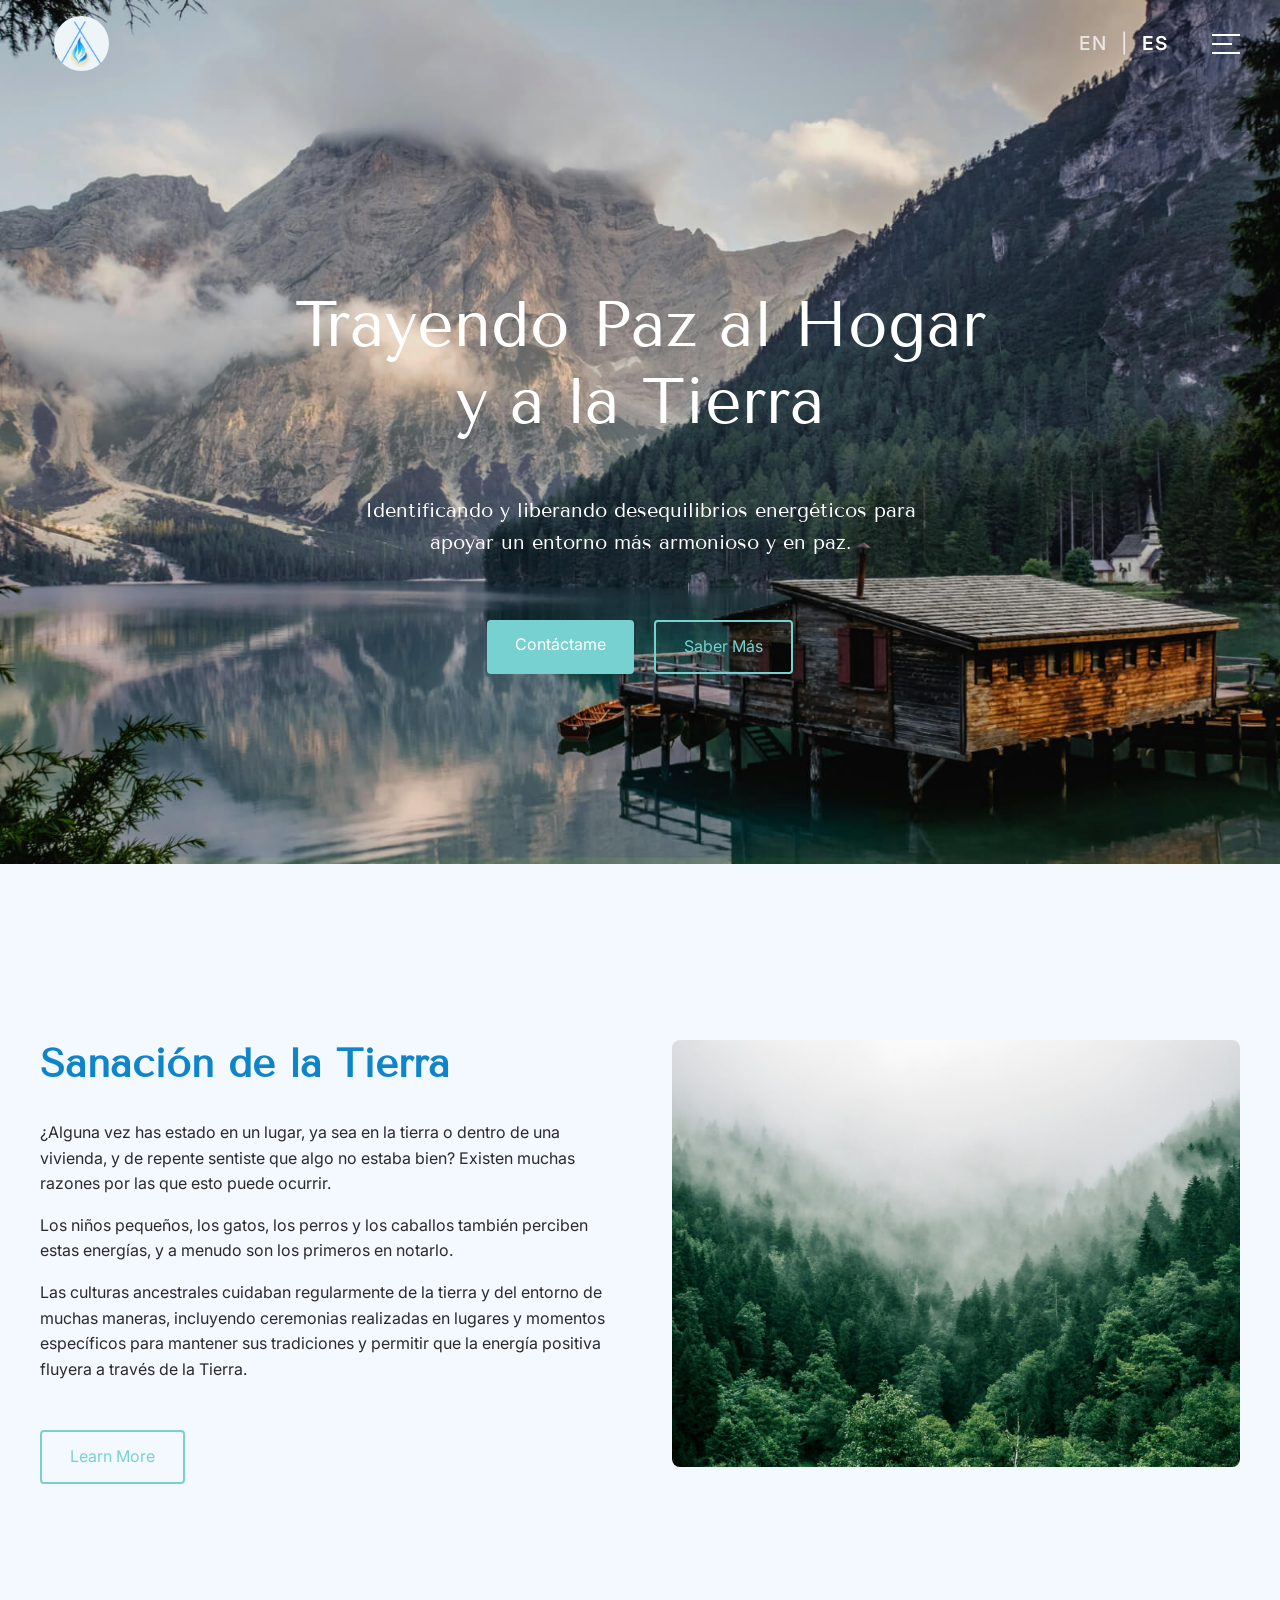
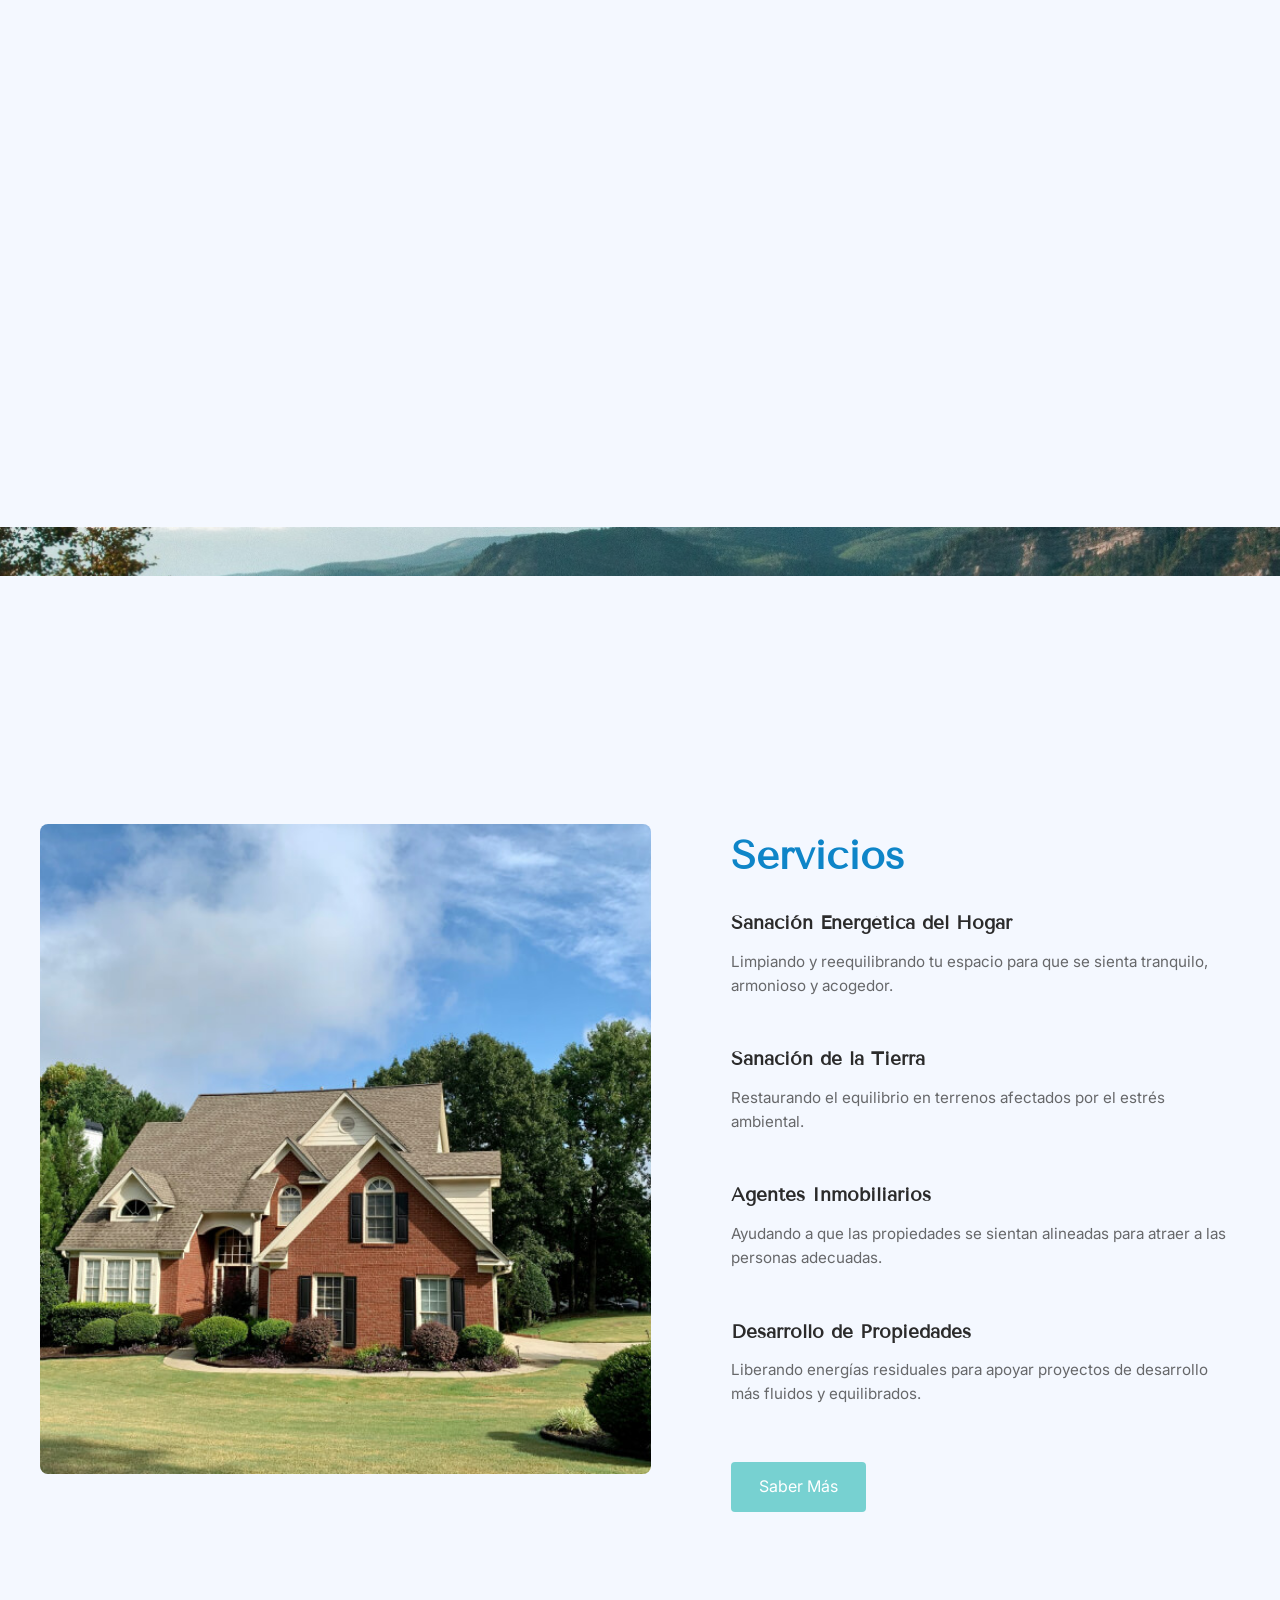
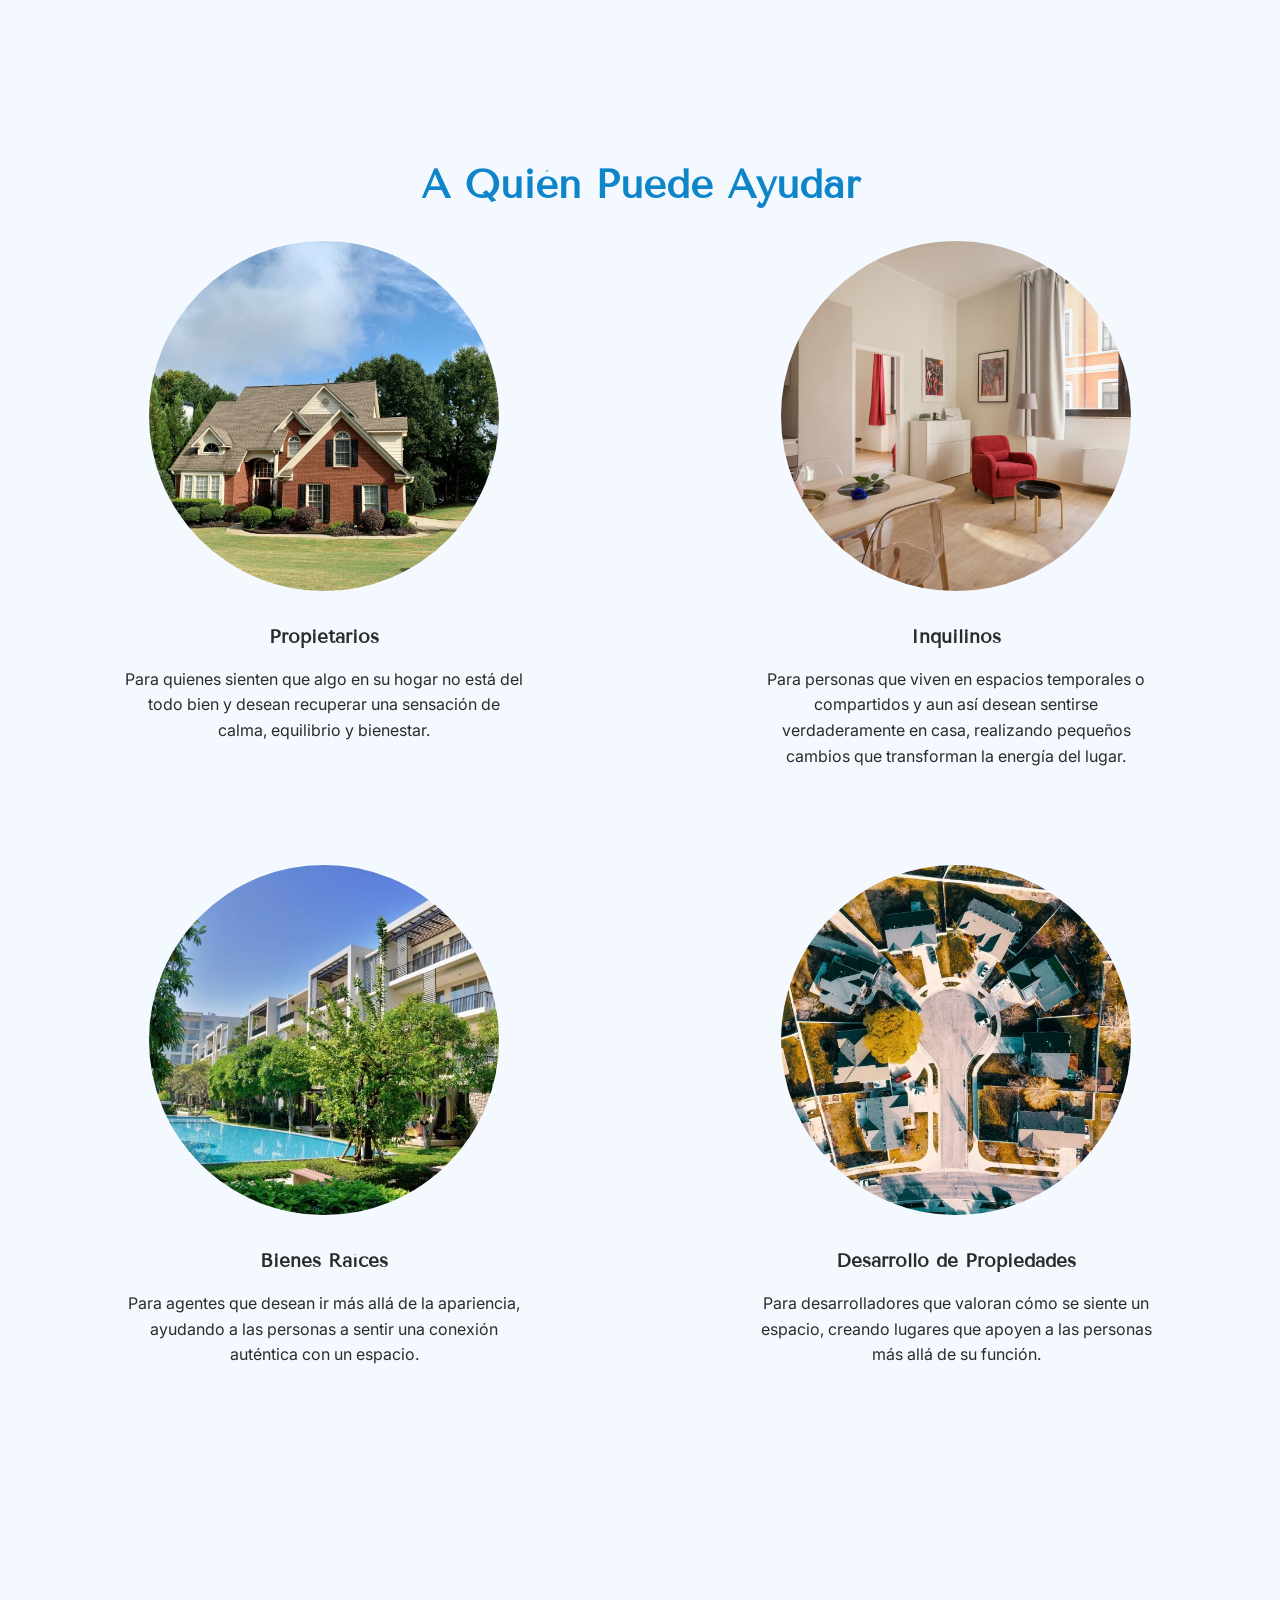
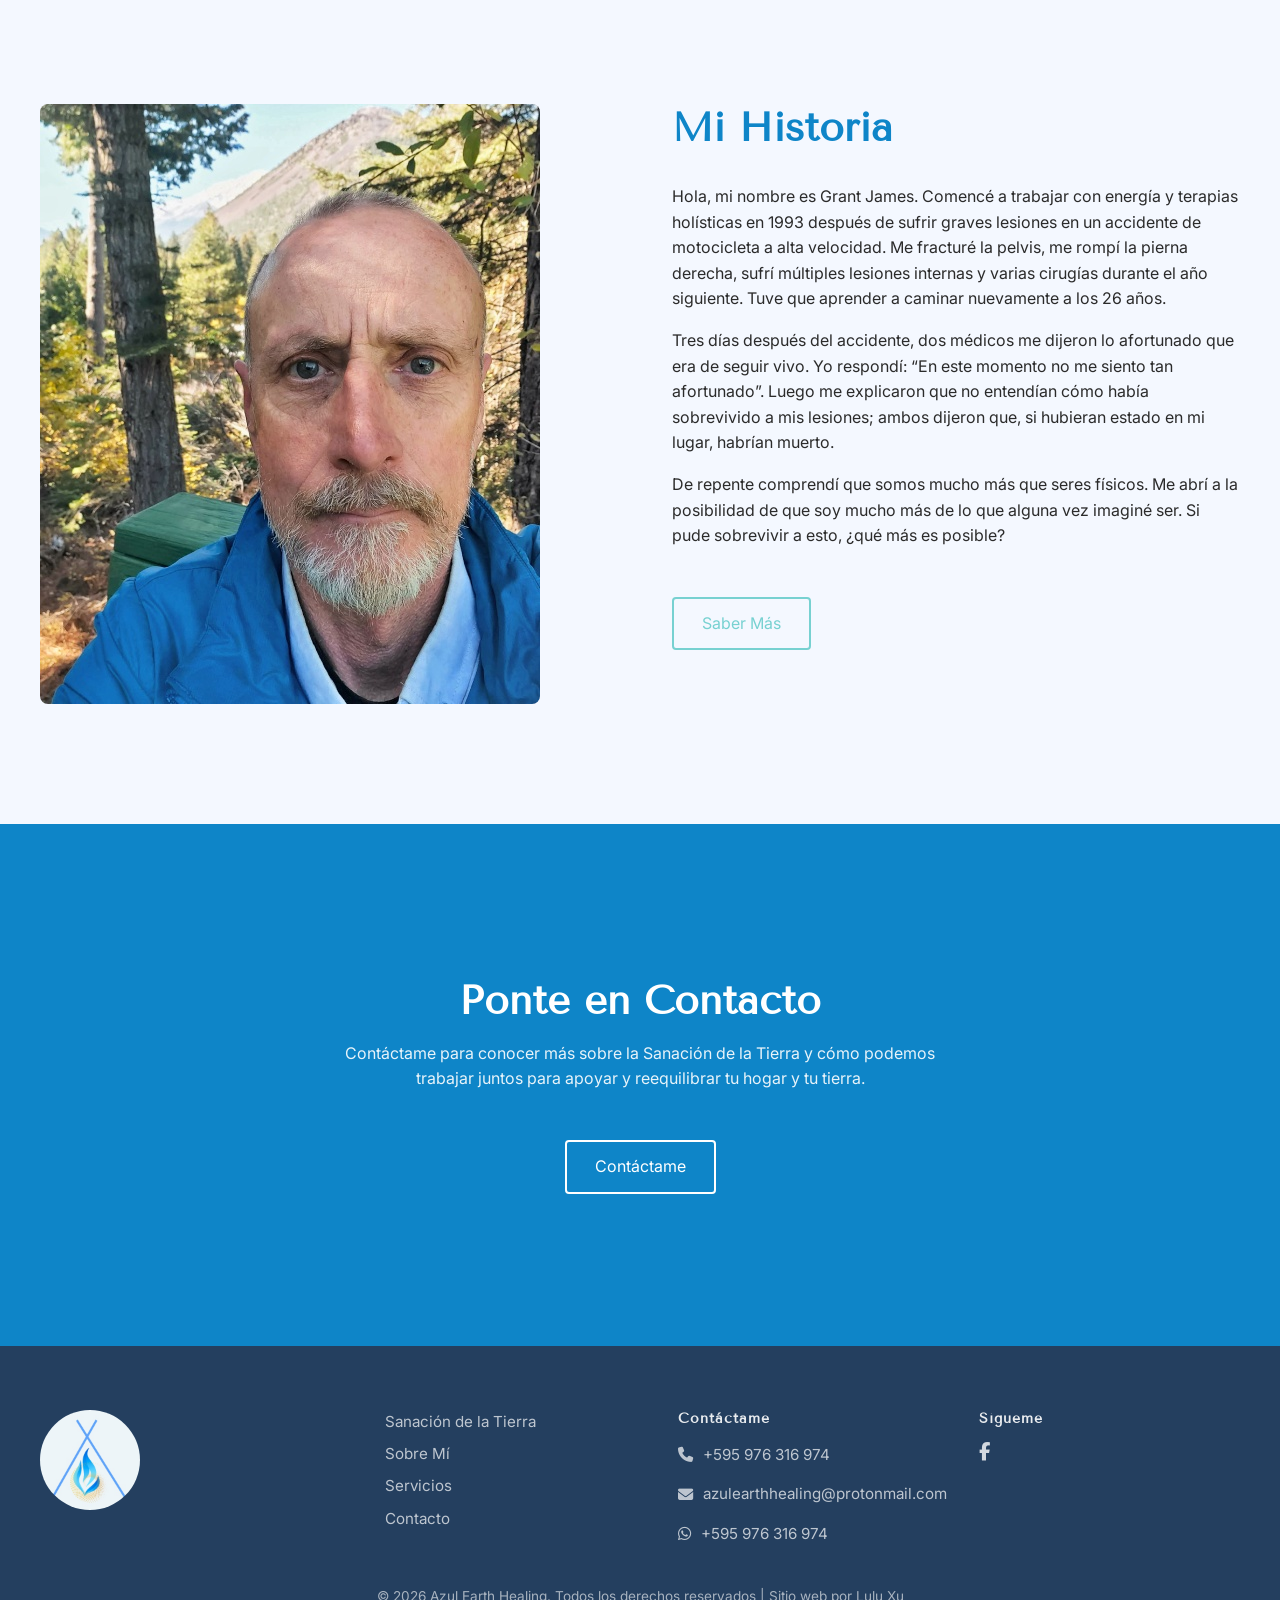
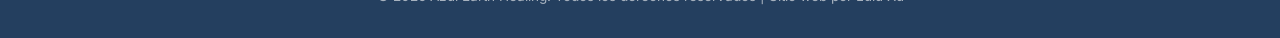
<file: index-es.html>
<!DOCTYPE html>
<html lang="es">

<head>

<meta charset="UTF-8">
  <meta name="viewport" content="width=device-width, initial-scale=1.0">

<meta name="description" content="Azul Sanación de la Tierra">
  
<title>Azul Sanación de la Tierra</title>

<!-- preload the hero image so it doesn't cause flash -->
<link rel="preload" as="image" href="images/hero-Grant.jpg">

<link rel="stylesheet" href="css/styles.css">

<link href="https://fonts.googleapis.com/css2?family=Inter:wght@300;400;500&family=Tenor+Sans&display=swap" rel="stylesheet">

<link rel="stylesheet" href="https://cdnjs.cloudflare.com/ajax/libs/font-awesome/6.5.0/css/all.min.css">

<link rel="icon" href="/images/browerIcon.png" type="image/png">

</head>

<body >



<!-- NAVBAR NEW -->
<header class="navbar">
  <div class="container nav-container">
    
    <!-- Logo -->
    <div class="logo">
     <a href="./index-es">
  <img src="images//logo-Grant.jpg" alt="Grant James Logo"></a>
    </div>

    <!-- Nav Links -->
    <nav class="nav-menu" id="navMenu">
      <a href="./EarthHealing-es">Sanación de la Tierra</a>
      <a href="./Service-es">Servicios</a>
      <a href="./About-es">Sobre Mí</a>
      <a href="./Contact-es">Contacto</a>
    </nav>


      <!-- Language switcher & Hamburger button -->

<div class="nav-right">

  <!-- Language Switcher -->
  <div class="language-switcher">
    <a href="./" >EN</a>
    <span>|</span>
    <a href="./index-es" class="active" >ES</a>
  </div>

  <!-- Hamburger -->
  <div class="hamburger" id="hamburger">
    <span></span>
    <span></span>
    <span></span>
  </div>

</div>

  </div>
</header>


<!-- HERO -->

<section class="hero parallax-hero">

<div class="container hero-content">

<h1>Trayendo Paz al Hogar y a la Tierra</h1>

<p>
Identificando y liberando desequilibrios energéticos para apoyar un entorno más armonioso y en paz.
</p>

<div class="hero-buttons">

  <a href="./Contact-es" class="btn btn-primary">Contáctame</a>
  <a href="./About-es" class="btn btn-outline"> Saber Más</a>

</div>

</div>

</section>





<!-- CONTENT SECTION -->


<section class="section">
 
<div class="container earthHealing grid-2 reveal">
   
<div>

<h2>Sanación de la Tierra</h2>

<p>
  ¿Alguna vez has estado en un lugar, ya sea en la tierra o dentro de una vivienda, y de repente sentiste que algo no estaba bien? Existen muchas razones por las que esto puede ocurrir.
</p>
<p>
Los niños pequeños, los gatos, los perros y los caballos también perciben estas energías, y a menudo son los primeros en notarlo.

</p>    
 
<p>
  Las culturas ancestrales cuidaban regularmente de la tierra y del entorno de muchas maneras, incluyendo ceremonias realizadas en lugares y momentos específicos para mantener sus tradiciones y permitir que la energía positiva fluyera a través de la Tierra.
</p>


<a href="./EarthHealing-es" class="btn btn-outline">Learn More</a>

</div>

<img src="images/earth-healing-img-grant.jpg" alt="Grant James - Land Healing">

</div>

</section>


<!-- IMAGE SECTION (PARALLAX / VISUAL BREAK) -->

<section class="image-section parallax-bg"></section>


<!-- SERVICES -->


<section class="services-hover reveal">
  <div class="container services-layout">

    <!-- LEFT: IMAGE -->
   <div class="service-image">
  <img id="imageA" class="img-layer active" src="images/homeowners.jpg" alt="">
  <img id="imageB" class="img-layer" src="images/homeowners.jpg" alt="">
</div>

    <!-- RIGHT: TEXT LIST -->
    <div class="service-list">
  

      <div class="service-item active" 
           data-image="images/homeowners.jpg">
             <h2>Servicios</h2>
        <h3> Sanación Energética del Hogar</h3>
<p>
Limpiando y reequilibrando tu espacio para que se sienta tranquilo, armonioso y acogedor.
</p> 
     </div>

      <div class="service-item" 
           data-image="images/earthHealingImg2.jpg">
        <h3>Sanación de la Tierra</h3>
<p>
  Restaurando el equilibrio en terrenos afectados por el estrés ambiental.
</p>      
</div>

      <div class="service-item" 
           data-image="images/realestate.jpg">
        <h3>Agentes Inmobiliarios</h3>

<p>
  Ayudando a que las propiedades se sientan alineadas para atraer a las personas adecuadas.
</p>
      </div>

      <div class="service-item" 
           data-image="images/developer.jpg">
        <h3>Desarrollo de Propiedades</h3>
<p>
  Liberando energías residuales para apoyar proyectos de desarrollo más fluidos y equilibrados.
</p>      </div>

      <a href="./Service-es" class="btn service-list-btn btn-primary">Saber Más</a>

    </div>

  </div>
</section>




<!-- Who This Helps Section -->


<section class="section client">

<div class="container reveal">

<h2 class="text-center">A Quién Puede Ayudar</h2>

<div class="grid-2">

<div class="client-card">

<img src="images/homeowners.jpg" alt="Homeowners">

<h3>Propietarios</h3>

<p>
  Para quienes sienten que algo en su hogar no está del todo bien y desean recuperar una sensación de calma, equilibrio y bienestar.
</p>

</div>

<div class="client-card">

<img src="images/renters.jpg" alt="Renters">

<h3>Inquilinos</h3>

<p>
  Para personas que viven en espacios temporales o compartidos y aun así desean sentirse verdaderamente en casa, realizando pequeños cambios que transforman la energía del lugar.
</p>

</div>

<div class="client-card">

<img src="images/realestate.jpg" alt="Real estate">

<h3>Bienes Raíces</h3>

<p>
  Para agentes que desean ir más allá de la apariencia, ayudando a las personas a sentir una conexión auténtica con un espacio.
</p>

</div>

<div class="client-card">

<img src="images/developer.jpg" alt="Real estate">

<h3>Desarrollo de Propiedades</h3>

<p>
  Para desarrolladores que valoran cómo se siente un espacio, creando lugares que apoyen a las personas más allá de su función.
</p>

</div>

</div>

</div>

</section>

<!-- STORY / ABOUT -->

<section class="section">

<div class="container myStory grid-2 reveal">

<img src="images/profile-Grant.jpg" alt="Grant James">

<div>

<h2 >Mi Historia</h2>

   <p>
    Hola, mi nombre es Grant James. Comencé a trabajar con energía y terapias holísticas en 1993 después de sufrir graves lesiones en un accidente de motocicleta a alta velocidad. Me fracturé la pelvis, me rompí la pierna derecha, sufrí múltiples lesiones internas y varias cirugías durante el año siguiente. Tuve que aprender a caminar nuevamente a los 26 años.
   </p>
   <p>
    Tres días después del accidente, dos médicos me dijeron lo afortunado que era de seguir vivo. Yo respondí: “En este momento no me siento tan afortunado”. Luego me explicaron que no entendían cómo había sobrevivido a mis lesiones; ambos dijeron que, si hubieran estado en mi lugar, habrían muerto.
   </p>
<p>
  De repente comprendí que somos mucho más que seres físicos. Me abrí a la posibilidad de que soy mucho más de lo que alguna vez imaginé ser. Si pude sobrevivir a esto, ¿qué más es posible?
</p>  
 

<a href="./About-es" class="btn btn-outline">Saber Más</a>

</div>



</div>

</section>



 
<!-- Calendly badge widget begin -->
 <section class="reveal" >
<link href="https://assets.calendly.com/assets/external/widget.css" rel="stylesheet">
<script src="https://assets.calendly.com/assets/external/widget.js" type="text/javascript" async></script>
<script type="text/javascript">window.onload = function() { Calendly.initBadgeWidget({ url: 'https://calendly.com/azulearthhealing/30min', text: 'RESERVAR UNA SESIÓN', color: '#77D1D1', textColor: '#ffffff', branding: false }); }</script>
</section>
<!-- Calendly badge widget end -->



 <!-- CTA -->
<section class="section cta">
  <div class="container text-center">
    <h2>Ponte en Contacto</h2>
    <p class="cta-text">
 Contáctame para conocer más sobre la Sanación de la Tierra y cómo podemos trabajar juntos para apoyar y reequilibrar tu hogar y tu tierra.
    </p>
    <a href="./Contact-es" class="btn btn-outline">Contáctame</a>
  </div>
</section>

    <!-- Footer -->

<footer class="footer">
  <div class="container footer-grid">

    <!-- Logo -->
    <div class="footer-logo">
      <a href="./index-es">
      <img src="images/logo-Grant.jpg" alt="logo"></a>
    </div>

    <!-- Links -->
    <div class="footer-col">
            <a href="./EarthHealing"> Sanación de la Tierra</a>
      <a href="./About-es">Sobre Mí</a>
      <a href="./Service-es">Servicios</a>
      <a href="./Contact-es">Contacto</a>
    </div>

    <!-- Contact -->
    <div class="footer-col">
      <h4><b>Contáctame</b></h4>
    <p><i class="fa-solid fa-phone"></i> +595 976 316 974 </p>
<p><i class="fa-solid fa-envelope"></i> azulearthhealing@protonmail.com</p>
<p><i class="fa-brands fa-whatsapp"></i> +595 976 316 974 </p>
    </div>

    <!-- Social -->
    <div class="footer-col">
      <h4>Sígueme</h4>
      <div class="socials">
        <a href="https://www.facebook.com/share/1DdQA3otDJ" target="_blank"><i class="fa-brands fa-facebook-f"></i></a>
        <!-- <a href="#"><i class="fa-brands fa-linkedin-in"></i></a>
        <a href="#"><i class="fa-brands fa-instagram"></i></a>-->
      </div>
    </div>

  </div>

  <div class="footer-bottom text-center">
  
  <p>
    © 2026 Azul Earth Healing. Todos los derechos reservados | Sitio web por <a class="SiteBy" href="https://luluxu.net" target="_blank">Lulu Xu</a>
  </p>
  </div>
</footer>




<script src="script.js"></script>


</body>
</html>
</file>
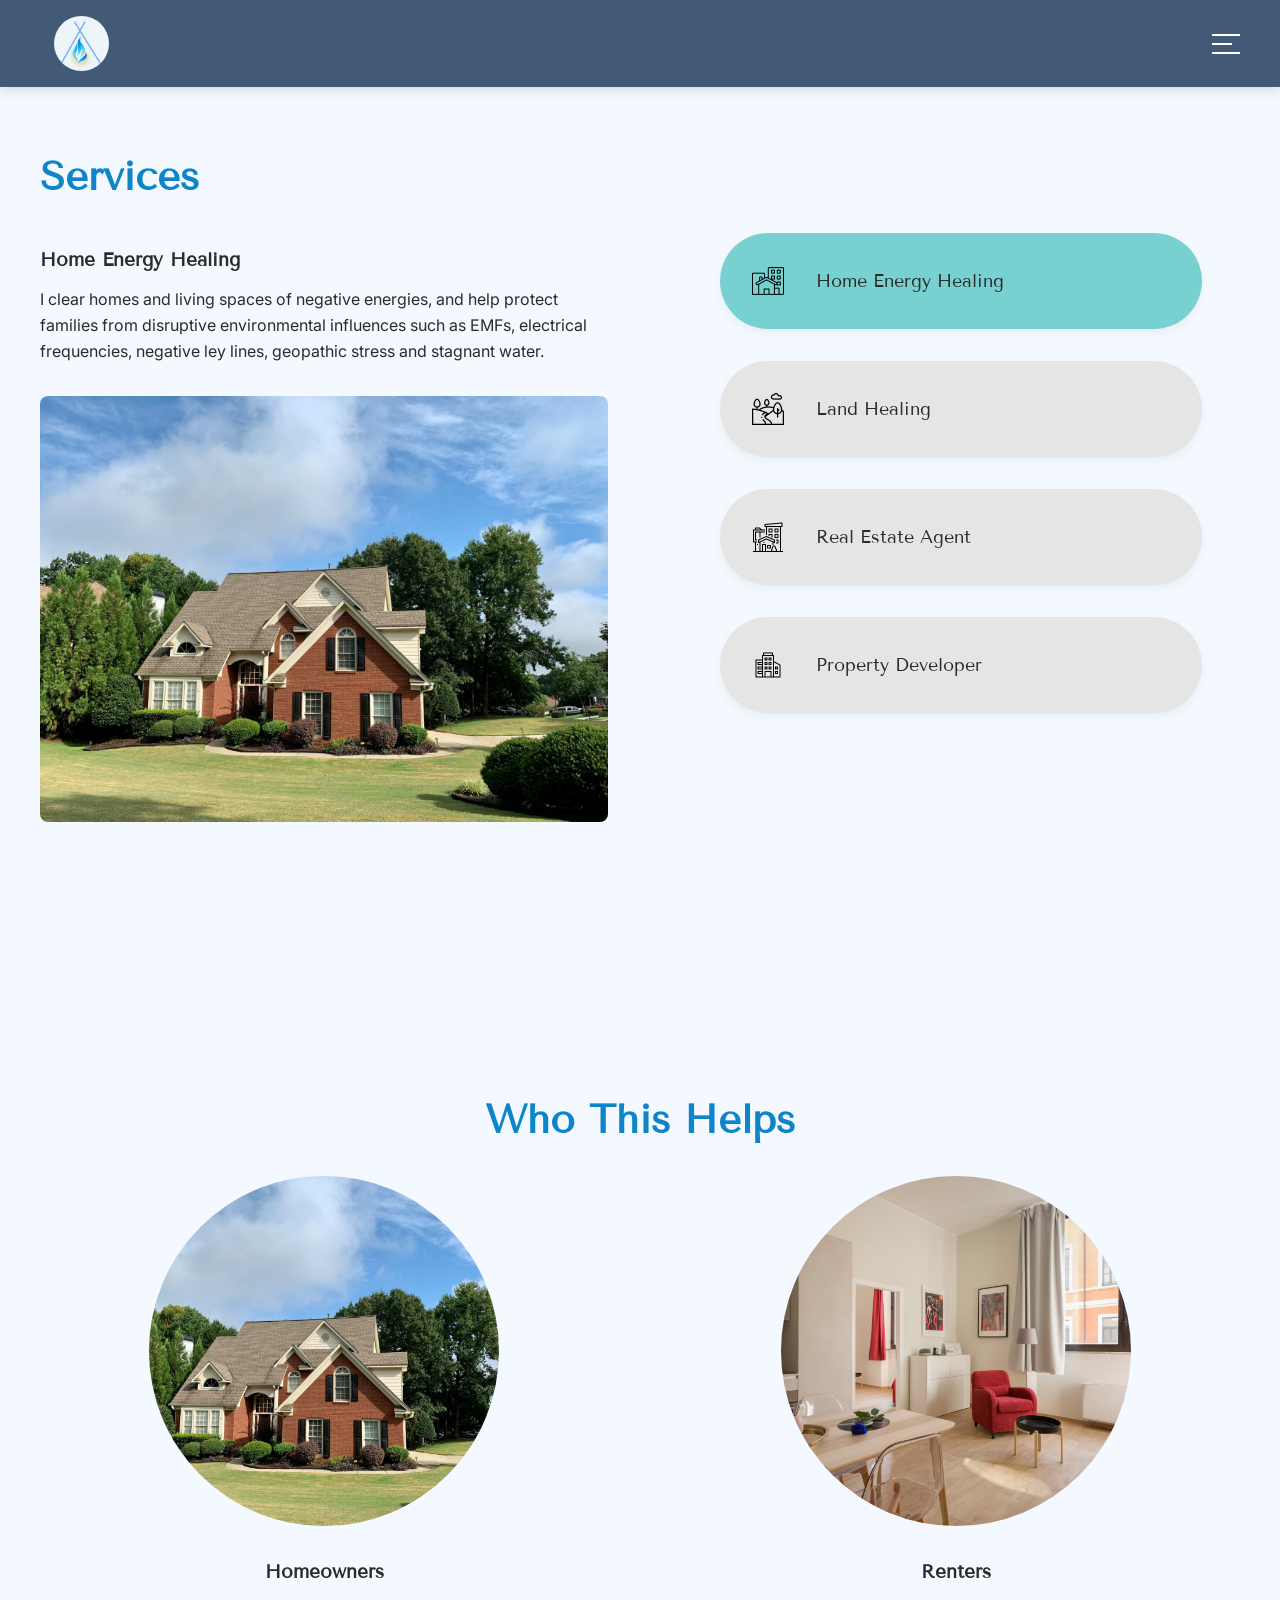
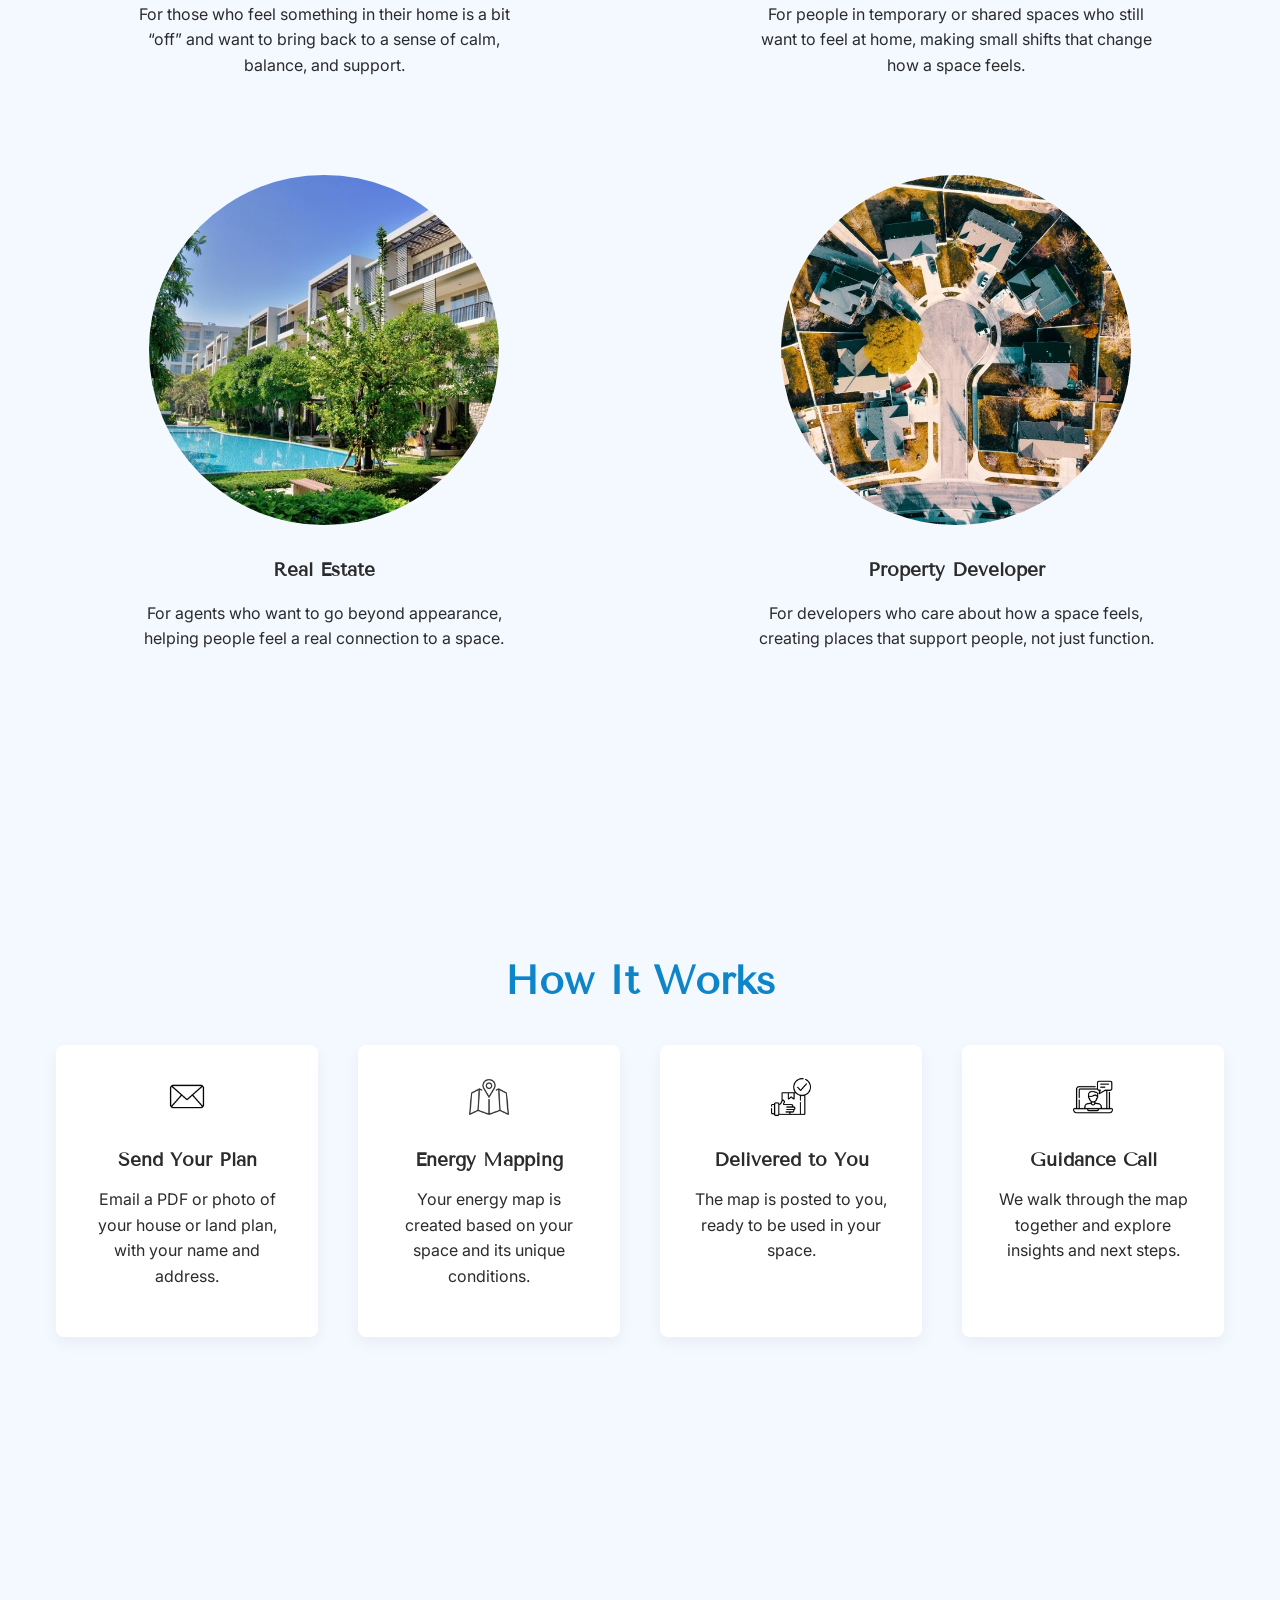
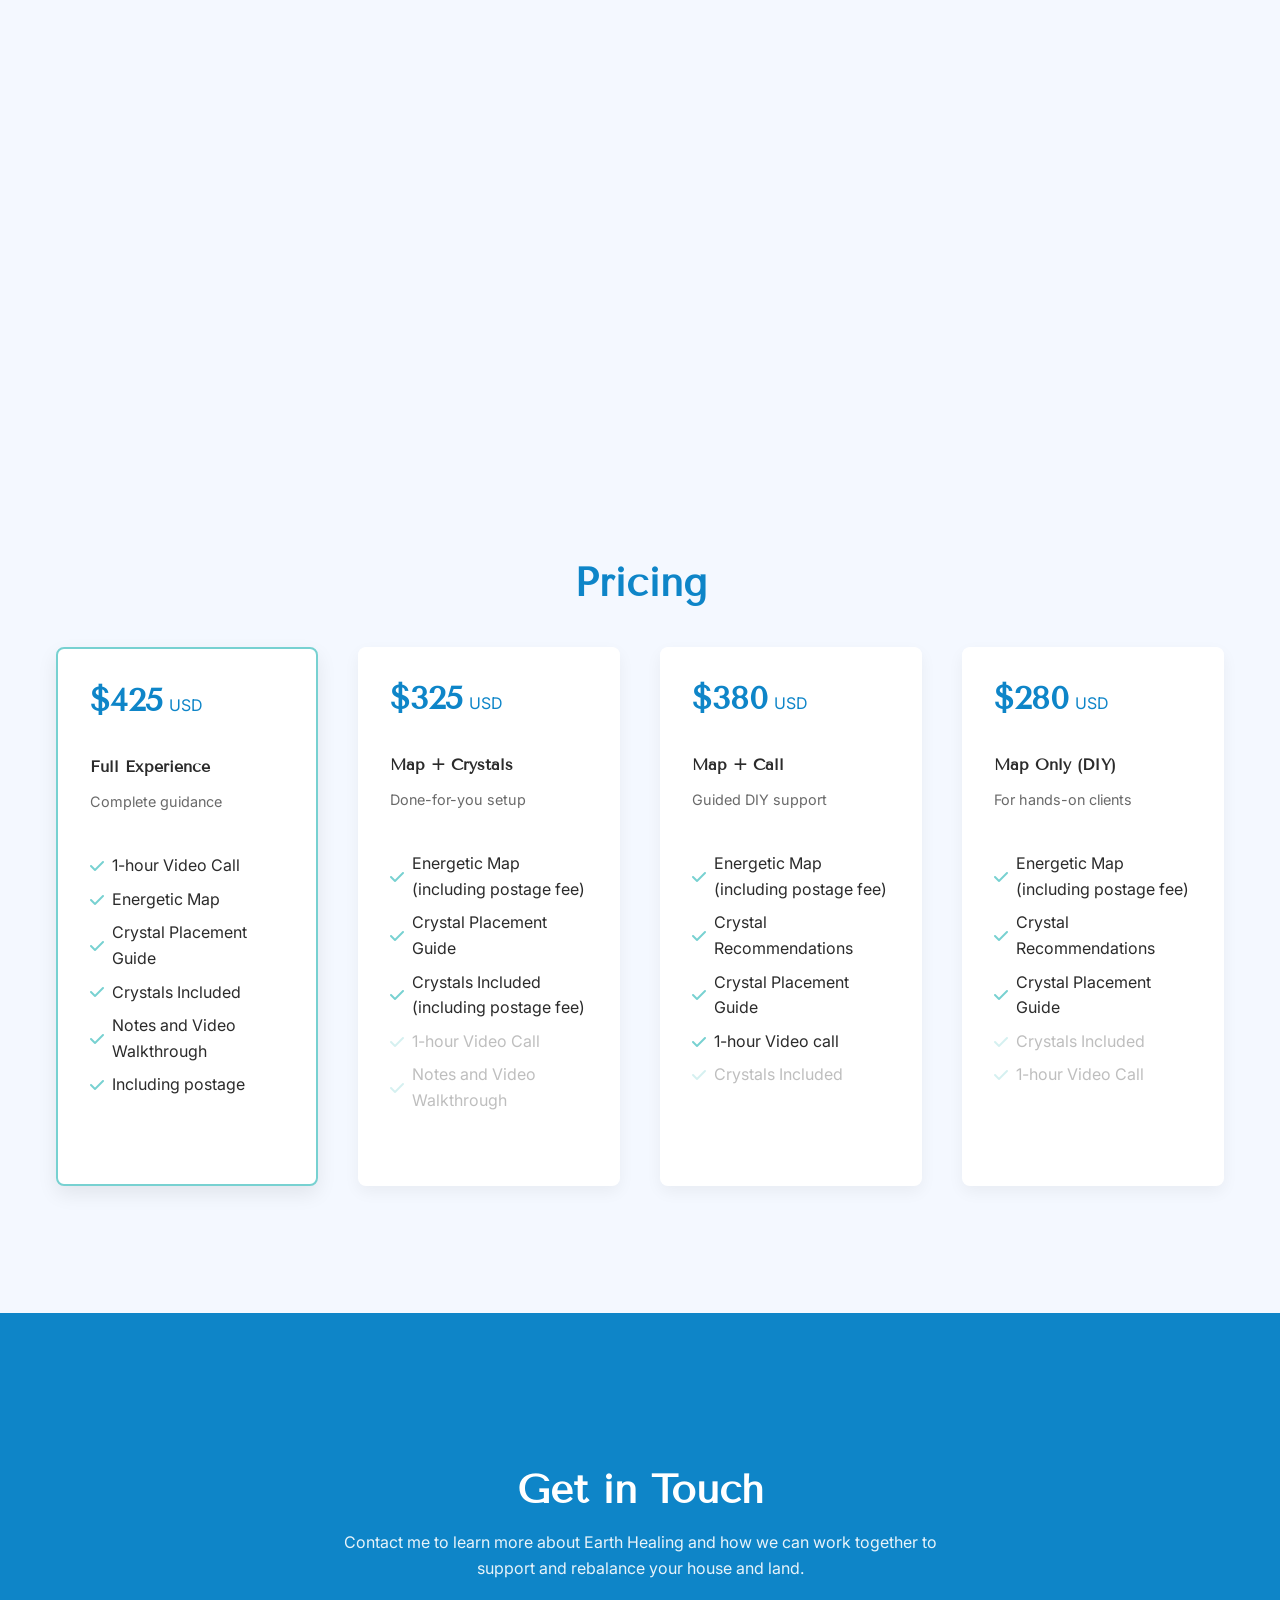
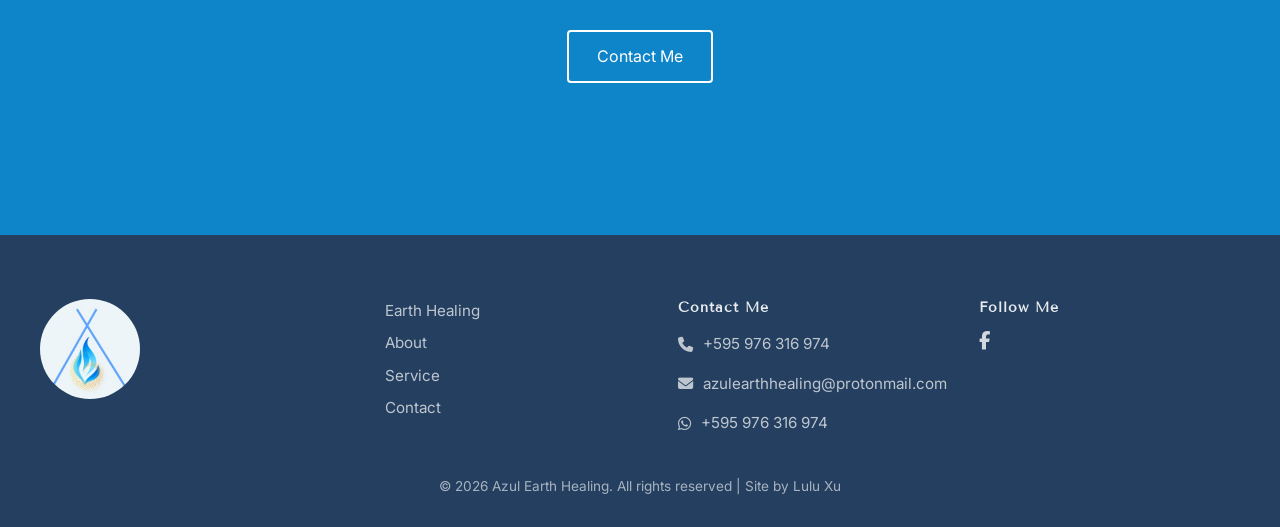
<file: Service.html>
<!DOCTYPE html>
<html lang="en">

<head>

<meta charset="UTF-8">
  <meta name="viewport" content="width=device-width, initial-scale=1.0">

<meta name="description" content="Service — Azul Earth Healing">
  
<title>Service | Azul Earth Healing</title>

<link rel="stylesheet" href="css/styles.css">

<link href="https://fonts.googleapis.com/css2?family=Inter:wght@300;400;500&family=Tenor+Sans&display=swap" rel="stylesheet">

<link rel="stylesheet" href="https://cdnjs.cloudflare.com/ajax/libs/font-awesome/6.5.0/css/all.min.css">

<link rel="icon" href="/images/browerIcon.png" type="image/png">

</head>

<body>




<!-- NAVBAR NEW -->
<header class="navbar-dark ">
  <div class="container nav-container">
    
    <!-- Logo -->
    <div class="logo">
     <a href="./">
  <img src="images//logo-Grant.jpg" alt="Grant James Logo"></a>
    </div>

    <!-- Nav Links -->
    <nav class="nav-menu" id="navMenu">
      <a href="./EarthHealing">Earth Healing</a>
      <a href="./Service">Service</a>
      <a href="./About">About</a>
      <a href="./Contact">Contact</a>
    </nav>

    <!-- Hamburger -->
    <div class="hamburger" id="hamburger">
      <span></span>
      <span></span>
      <span></span>
    </div>

  </div>
</header>








<!-- SERVICE SECTION  -->

<section class="section services-interactive">
  <div class="container reveal">

  <h2>Services</h2>


    <div class="grid-2">

      <!-- LEFT: Dynamic Content -->
     <div class="service-content">


  <!-- HOME -->
  <div class="service-panel active" id="home">

    <h3>Home Energy Healing</h3>
    <p>
I clear homes and living spaces of negative energies, and help protect families from disruptive environmental influences such as EMFs, electrical frequencies, negative ley lines, geopathic stress and stagnant water.

    </p>

        <img src="images/homeowners.jpg" alt="Homeowners">

  </div>

  <!-- LAND -->
  <div class="service-panel" id="land">
    <h3>Land Healing</h3>
 <p>
I help transform and rebalance areas of land affected by earthworks, underground stagnant water, negative ley lines and other environmental factors. Vegetable gardens and fruit trees can respond favourably to this process.

 </p>
            <img src="images/earthHealingImg2.jpg" alt="Homeowners">

  </div>

  <!-- AGENT -->
  <div class="service-panel" id="agent">
    <h3>Real Estate Agent</h3>
   <p>
Real estate agents often notice when a house feels energetically off, which can make a property harder to rent or sell. I clear and rebalance heavy or unsettled energy, helping the home feel lighter, more welcoming and more attractive to potential buyers or tenants, supporting a smoother sale or rental process.

   </p>
                 <img src="images/realestate.jpg" alt="Homeowners">


  </div>

  <!-- DEVELOPER -->
  <div class="service-panel" id="developer">
    <h3>Property Developer</h3>
     <p>
Earthworks, tree removal and changes to the landscape can leave energetic scars on the land. I work with property developers to clear and rebalance these energies, supporting a more streamlined project and easier sales.

     </p>

                 <img src="images/developer.jpg" alt="Homeowners">

  </div>

</div>
      <!-- RIGHT: Buttons -->
      <div class="service-buttons">

        <div class="service-btn active" data-service="home">
          <img src="images/HomeEnergyHealingIcon.png" alt="">
          <span>Home Energy Healing</span>
        </div>

        <div class="service-btn" data-service="land">
          <img src="images/LandingHealingIcon.png" alt="">
          <span>Land Healing</span>
        </div>

        <div class="service-btn" data-service="agent">
          <img src="images/RealEstate.png" alt="">
          <span>Real Estate Agent</span>
        </div>

        <div class="service-btn" data-service="developer">
          <img src="images/propertyAssessmentIcon.png" alt="">
          <span>Property Developer</span>
        </div>

      </div>

    </div>

  </div>
</section>


<!-- Who This Helps Section -->


<section class="section client">

<div class="container reveal">

<h2 class="text-center">Who This Helps</h2>

<div class="grid-2">

<div class="client-card">

<img src="images/homeowners.jpg" alt="Homeowners">

<h3>Homeowners</h3>

<p>For those who feel something in their home is a bit “off” and want to bring back to a sense of calm, balance, and support.
</p>

</div>

<div class="client-card">

<img src="images/renters.jpg" alt="Renters">

<h3>Renters</h3>

<p>For people in temporary or shared spaces who still want to feel at home, making small shifts that change how a space feels.
</p>

</div>

<div class="client-card">

<img src="images/realestate.jpg" alt="Real estate">

<h3>Real Estate</h3>

<p>For agents who want to go beyond appearance, helping people feel a real connection to a space.
</p>

</div>

<div class="client-card">

<img src="images/developer.jpg" alt="Real estate">

<h3>Property Developer</h3>

<p>For developers who care about how a space feels, creating places that support people, not just function.
</p>

</div>

</div>

</div>

</section>



<section class="section process">
  <div class="container">

    <h2 class="text-center">How It Works</h2>

    <div class="grid-4">

      <div class="how-it-work-card">
        <img src="images/email.png" alt="property Assessment Icon">

        <h3> Send Your Plan</h3>
        <p>Email a PDF or photo of your house or land plan, with your name and address.</p>
      </div>

      <div class="how-it-work-card">
                <img src="images/energyMap.png" alt="property Assessment Icon">

        <h3>Energy Mapping</h3>
        <p>Your energy map is created based on your space and its unique conditions.</p>
      </div>

      <div class="how-it-work-card">
                        <img src="images/deliver.png" alt="property Assessment Icon">

        <h3> Delivered to You</h3>
        <p>The map is posted to you, ready to be used in your space.</p>
      </div>

      <div class="how-it-work-card">
                                <img src="images/videoCall.png" alt="property Assessment Icon">

        <h3>Guidance Call</h3>
        <p>We walk through the map together and explore insights and next steps.</p>
      </div>

    </div>

  </div>
</section>



<!-- IMAGE SECTION (PARALLAX / VISUAL BREAK) -->

<section class="image-section parallax-bg"></section>



<!--NEW PRICING SECTION 


<section class="section pricing">
  <div class="container reveal">

    <h2 class="text-center">Pricing</h2>

    <div class=" grid-2 pricing-grid">

    <img src="images/hero-Grant.jpg" alt="Grant James">


      <div class="how-it-work-card pricing-card">
      <div class="price-row">
      <h3 class="price">$425</h3>
      <span class="priceCurrency">USD</span>
      </div>
        <h4>Full Experience</h4>
        <p class="pricing-sub">Complete guidance</p>

        <ul class="pricing-features">
                    <li><i class="fa-solid fa-check"></i> 1-hour Video Call</li>

          <li><i class="fa-solid fa-check"></i> Energetic Map  </li>
          <li><i class="fa-solid fa-check"></i> Crystal Placement Guide</li>
          <li><i class="fa-solid fa-check"></i> Crystals Included </li>
          <li><i class="fa-solid fa-check"></i> Notes and Video Walkthrough</li>
           <li><i class="fa-solid fa-check"></i> Including postage</li>
     </ul>  
</div>



</div>


</div>
</section>
-->



<!-- PRICING  SECTION-->

<section class="section pricing">
  <div class="container reveal">

    <h2 class="text-center">Pricing</h2>

    <div class="grid-4 pricing-grid">

      <div class="how-it-work-card pricing-card featured">
      <div class="price-row">
      <h3 class="price">$425</h3>
      <span class="priceCurrency">USD</span>
      </div>
        <h4>Full Experience</h4>
        <p class="pricing-sub">Complete guidance</p>

        <ul class="pricing-features">
                    <li><i class="fa-solid fa-check"></i> 1-hour Video Call</li>

          <li><i class="fa-solid fa-check"></i> Energetic Map  </li>
          <li><i class="fa-solid fa-check"></i> Crystal Placement Guide</li>
          <li><i class="fa-solid fa-check"></i> Crystals Included </li>
          <li><i class="fa-solid fa-check"></i> Notes and Video Walkthrough</li>
           <li><i class="fa-solid fa-check"></i> Including postage</li>
     </ul>  



     <!-- payment button -->

<!--
<div class="hero-buttons">     
<a class="btn btn-primary" href="https://lululux.lemonsqueezy.com/checkout/buy/1f71f7ba-218d-489c-accb-d853d2304936?embed=1" class="lemonsqueezy-button">Buy Now</a><script src="https://assets.lemonsqueezy.com/lemon.js" defer></script>
</div>
-->

      </div>

      <div class="how-it-work-card pricing-card">
              <div class="price-row">
        <h3 class="price">$325</h3>
             <span class="priceCurrency">USD</span>
      </div>
        <h4>Map + Crystals</h4>
        <p class="pricing-sub">Done-for-you setup</p>

        <ul class="pricing-features">
          <li><i class="fa-solid fa-check"></i> Energetic Map  (including postage fee)</li>
          <li><i class="fa-solid fa-check"></i> Crystal Placement Guide</li>
          <li><i class="fa-solid fa-check"></i> Crystals Included (including postage fee)</li>
          <li class="disabled"><i class="fa-solid fa-check"></i> 1-hour Video Call</li>
          <li class="disabled"><i class="fa-solid fa-check"></i>Notes and Video Walkthrough</li>
        </ul>

     <!-- PayPal button -->
<!--
<form class="btn " action="https://www.paypal.com/cgi-bin/webscr" method="post" target="_top">
  <input type="hidden" name="cmd" value="_s-xclick" />
  <input type="hidden" name="hosted_button_id" value="L7SAWE8UZ99ZG" />
  <input type="hidden" name="currency_code" value="AUD" />
  <input type="image" src="https://www.paypalobjects.com/en_US/i/btn/btn_paynowCC_LG.gif" border="0" name="submit" title="PayPal - The safer, easier way to pay online!" alt="Buy Now" />
</form>  
-->

</div>

     

      <div class="how-it-work-card pricing-card">

          <div class="price-row">
      <h3 class="price">$380</h3>
      <span class="priceCurrency">USD</span>
      </div>
     
        <h4>Map + Call</h4>
        <p class="pricing-sub">Guided DIY support</p>

        <ul class="pricing-features">
          <li><i class="fa-solid fa-check"></i> Energetic Map  (including postage fee)</li>
          <li><i class="fa-solid fa-check"></i> Crystal Recommendations</li>
          <li><i class="fa-solid fa-check"></i> Crystal Placement Guide</li>
          <li><i class="fa-solid fa-check"></i> 1-hour Video call</li>
          <li class="disabled"><i class="fa-solid fa-check"></i>Crystals Included</li>
        </ul>

     <!-- PayPal button -->
<!--
<form class="btn " action="https://www.paypal.com/cgi-bin/webscr" method="post" target="_top">
  <input type="hidden" name="cmd" value="_s-xclick" />
  <input type="hidden" name="hosted_button_id" value="L7SAWE8UZ99ZG" />
  <input type="hidden" name="currency_code" value="AUD" />
  <input type="image" src="https://www.paypalobjects.com/en_US/i/btn/btn_paynowCC_LG.gif" border="0" name="submit" title="PayPal - The safer, easier way to pay online!" alt="Buy Now" />
</form>  
-->

 </div>



      <div class="how-it-work-card pricing-card">
    <div class="price-row">
      <h3 class="price">$280</h3>
      <span class="priceCurrency">USD</span>
      </div>
                <h4>Map Only (DIY)</h4>
        <p class="pricing-sub">For hands-on clients</p>

        <ul class="pricing-features">
          <li><i class="fa-solid fa-check"></i> Energetic Map  (including postage fee)</li>
          <li><i class="fa-solid fa-check"></i> Crystal Recommendations</li>
          <li><i class="fa-solid fa-check"></i> Crystal Placement Guide</li>
          <li class="disabled"><i class="fa-solid fa-check"></i>Crystals Included</li>
          <li class="disabled"><i class="fa-solid fa-check"></i>1-hour Video Call</li>
        </ul>

     <!-- PayPal button -->
<!--
<form class="btn " action="https://www.paypal.com/cgi-bin/webscr" method="post" target="_top">
  <input type="hidden" name="cmd" value="_s-xclick" />
  <input type="hidden" name="hosted_button_id" value="L7SAWE8UZ99ZG" />
  <input type="hidden" name="currency_code" value="AUD" />
  <input type="image" src="https://www.paypalobjects.com/en_US/i/btn/btn_paynowCC_LG.gif" border="0" name="submit" title="PayPal - The safer, easier way to pay online!" alt="Buy Now" />
</form>  
-->

      </div>




    </div>

  </div>
</section>



<!-- Calendly badge widget begin -->
 <section class="reveal" >
<link href="https://assets.calendly.com/assets/external/widget.css" rel="stylesheet">
<script src="https://assets.calendly.com/assets/external/widget.js" type="text/javascript" async></script>
<script type="text/javascript">window.onload = function() { Calendly.initBadgeWidget({ url: 'https://calendly.com/azulearthhealing/30min', text: 'BOOK A SESSION', color: '#77D1D1', textColor: '#ffffff', branding: false }); }</script>
</section>
<!-- Calendly badge widget end -->










 <!-- CTA -->
<section class="section cta">
  <div class="container text-center">
    <h2>Get in Touch</h2>
    <p class="cta-text">
   Contact me to learn more about Earth Healing and how we can work together to support and rebalance your house and land.
</p>
    <a href="./Contact" class="btn btn-outline">Contact Me</a>
  </div>
</section>

    <!-- Footer -->

<footer class="footer">
  <div class="container footer-grid">

    <!-- Logo -->
    <div class="footer-logo">
      <a href="./">
      <img src="images/logo-Grant.jpg" alt="logo"></a>
    </div>

    <!-- Links -->
    <div class="footer-col">
            <a href="./EarthHealing">Earth Healing</a>
      <a href="./About">About</a>
      <a href="./Service">Service</a>
      <a href="./Contact">Contact</a>
    </div>

    <!-- Contact -->
    <div class="footer-col">
      <h4><b>Contact Me</b></h4>
    <p><i class="fa-solid fa-phone"></i> +595 976 316 974 </p>
<p><i class="fa-solid fa-envelope"></i> azulearthhealing@protonmail.com</p>
<p><i class="fa-brands fa-whatsapp"></i> +595 976 316 974 </p>
    </div>

    <!-- Social -->
    <div class="footer-col">
      <h4>Follow Me</h4>
      <div class="socials">
        <a href="https://www.facebook.com/share/1DdQA3otDJ" target="_blank"><i class="fa-brands fa-facebook-f"></i></a>
        <!-- <a href="#"><i class="fa-brands fa-linkedin-in"></i></a>
        <a href="#"><i class="fa-brands fa-instagram"></i></a>-->
      </div>
    </div>

  </div>

  <div class="footer-bottom text-center">
    <p>© 2026 Azul Earth Healing. All rights reserved | Site by <a class="SiteBy" href="https://luluxu.net" target="_blank">Lulu Xu</a></p>
  </div>
</footer>




<script src="script.js"></script>


<script>
const buttons = document.querySelectorAll(".service-btn");
const panels = document.querySelectorAll(".service-panel");

buttons.forEach(btn => {
  btn.addEventListener("click", () => {

    // remove active from buttons
    buttons.forEach(b => b.classList.remove("active"));
    btn.classList.add("active");

    // hide all panels
    panels.forEach(panel => panel.classList.remove("active"));

    // show selected panel
    const target = btn.getAttribute("data-service");
    document.getElementById(target).classList.add("active");

  });
});


  const hamburger = document.getElementById("hamburger-dark");
  const navMenu = document.getElementById("navMenu");

  hamburger.addEventListener("click", () => {
    hamburger.classList.toggle("active");
    navMenu.classList.toggle("active");
  });


</script>

</body>
</html>
</file>
<file: css/styles.css>
RESET
VARIABLES
TYPOGRAPHY
LAYOUT
COMPONENTS
UTILITIES
ANIMATIONS
RESPONSIVE


/* ===== RESET ===== */

*,
*::before,
*::after{
box-sizing:border-box;
margin:0;
padding:0;
}

img{
max-width:100%;
display:block;
object-fit: cover;
border-radius: 8px;
}


html{
scroll-behavior:smooth;
}

body{
line-height:1.6;

/* gets rid of the margin on left/right side of hero & section image */
margin: 0;
}

a {
  text-decoration: none;
}



/* ===== VARIABLES ===== */

:root{

--color-primary:#0E85C8;
--color-accent:#77D1D1;
--color-text:#2B2B2B;
--color-bg:#F4F8FF;
--color-hover-primary:#7ac2c2;
--color-hover-secondary:#77D1D1;
--color-footer: #243f5f;


--font-heading:"Tenor Sans", sans-serif;
--font-body:"Inter", sans-serif;

--container:1200px;

--space-xs:8px;
--space-sm:16px;
--space-md:32px;
--space-lg:64px;
--space-xl:120px;

}

/* ===== TYPOGRAPHY ===== */

body{
font-family:var(--font-body);
color:var(--color-text);
background:var(--color-bg);

/* ===== fixing hamburger bar issue ===== */

  overflow-x: hidden;


}

h1,h2,h3,h4{
font-family:var(--font-heading);
line-height:1.2;
}

h1{
font-size:clamp(2.5rem,5vw,4rem);
font-weight: 500;
}

h2{
font-size:clamp(2rem,4vw,2.5rem);
color:var(--color-primary);
}


section h2 {
  margin-bottom:var(--space-md);
}

.section p {
  max-width: 65ch;
}

/* ===== LAYOUT ===== */

.container{
max-width:var(--container);
margin:auto;
padding:0 2rem;
}

.section{
padding:var(--space-xl) 0;
}

.grid-2{
display:grid;
grid-template-columns:1fr 1fr;
gap:var(--space-lg);
}

.grid-3{
display:grid;
grid-template-columns:repeat(3,1fr);
gap:var(--space-lg);
}

.grid-4{
  display:grid;
  grid-template-columns: repeat(4, 1fr);
  gap:var(--space-xs);

}



/* ===== UTILITIES ===== */

.text-center{
text-align:center;
}



/* ===== COMPONENTS: Buttons ===== */

.btn{
display:inline-block;
padding:12px 28px;
border-radius:4px;
transition:.3s;
font-size:16px;
margin: var(--space-md) 0;
}



.btn-primary{
background:var(--color-accent);
color:white;
}

.btn-primary:hover{
background:var(--color-hover-primary);
color:white;
 /* box-shadow: 0 4px 10px rgba(0, 0, 0, 0.106);*/

}


.btn-outline{
border:2px solid var(--color-accent);
color:var(--color-accent);
}



.btn-outline:hover{
background:var(--color-hover-secondary);
color:white;
/* border:2px solid var(--color-hover-secondary);*/

}



/* ===== COMPONENTS: link hover-over animation ===== */

nav a,
.footer a,
a.inline-link {
  position: relative;
  text-decoration: none;
}

/* underline (hidden by default) */
nav a::after,
a.inline-link::after {
  content: "";
  position: absolute;
  left: 0;
  bottom: -4px;

  width: 0;
  height: 2px;
  background: var(--color-accent);

  transition: width 0.3s ease;
}

/* hover */
nav a:hover::after,
a.inline-link:hover::after {
  width: 100%;
}



/* =====  HOMEPAGE ===== */
/* =====HOMEPAGE: Nav ===== */

/* NAVBAR BASE OLD
.navbar {
  position:fixed;
  left: 0;
  right: 0;  
  top: 0;

    box-sizing: border-box;

  z-index: 1000;
  padding: 16px 32px;
 
  background: transparent;  
  backdrop-filter: none;   
} */


.navbar {
  position: fixed;
  left: 0;
  right: 0;
  top: 0;

  box-sizing: border-box;

  z-index: 1000;
  padding: 16px 32px;

  background: transparent;
  backdrop-filter: none;
  -webkit-backdrop-filter: none;

  transition:
    background 0.3s ease,
    backdrop-filter 0.3s ease,
    box-shadow 0.3s ease;
}

/* Navbar after scrolling */
.navbar.scrolled {
  background: rgba(36, 63, 95, 0.85);;

  backdrop-filter: blur(10px);
  -webkit-backdrop-filter: blur(10px);

  box-shadow: 0 2px 12px rgba(0,0,0,0.15);
}

.navbar-dark {
  position: fixed;
  left: 0;
  right: 0;   /* 🔥 THIS is the fix */  
  top: 0;

    box-sizing: border-box;

  z-index: 1000;
  padding: 16px 32px;
 

  background: rgba(36, 63, 95, 0.85);;

  backdrop-filter: blur(10px);
  -webkit-backdrop-filter: blur(10px);

  box-shadow: 0 2px 12px rgba(0,0,0,0.15);
}



.nav-container {
  display: flex;
  justify-content: space-between;
  align-items: center;

    padding-right: 8px;

}

/* NAV LINKS */
.nav-menu {
  position: fixed;
  top: 0;
  right: -100%;
  height: 100vh;
  width: 25%;              /* ✅ quarter screen */

  min-width: 280px;        /* ✅ prevents being too small */
  max-width: 400px;        /* ✅ prevents being too wide */
  
  background:var(--color-footer);
  backdrop-filter: blur(14px);

  display: flex;
  flex-direction: column;
  align-items: center;
  justify-content: center;
  gap: 40px;

  transition: right 0.5s ease;
}



.nav-menu.active {
  right: 0;
}


.nav-menu a {
 font-size: 1.4rem;
 font-family: var(--font-heading);
  letter-spacing: 1px;
  text-decoration: none;
  color: white;
  font-weight: 400;
  transition: opacity 0.3s ease;
}

.nav-menu a:hover {
  opacity: 0.6;
}



/* HAMBURGER on dark bg */
.hamburger {

  display: flex;
  flex-direction: column;
  gap:  6px ;
  cursor: pointer;

  position: relative;   /* 🔥 important */
  z-index: 1100;

  width: 28px;
  height: 20px;

}



.hamburger span {

  position: absolute;
  width: 100%;
  height: 2px;
  background: white;
  left: 0;
  transition: all 0.3s ease;
  transform-origin: center; /* 🔥 important */
}

/* spacing (more refined than default) */
.hamburger span:nth-child(1) { top: 0; }
.hamburger span:nth-child(2) { top: 9px; width: 70%; } /* shorter middle line */
.hamburger span:nth-child(3) { bottom: 0; }


/* ACTIVE STATE */

.hamburger:active {
  transform: scale(0.95);
}

.hamburger.active span:nth-child(1) {
  transform: translateY(9px) rotate(45deg);
}

.hamburger.active span:nth-child(2) {
  opacity: 0;
}

.hamburger.active span:nth-child(3) {
  transform: translateY(-9px) rotate(-45deg);
}




/* HAMBURGER on light bg 

.hamburger-dark {
  display: flex;
  flex-direction: column;
  gap: 6px;
  cursor: pointer;

  position: relative;   
  z-index: 1100;

  width: 28px;
  height: 20px;
}

.hamburger-dark span {
    position: absolute;
  width: 100%;
  height: 2px;
  background:var(--color-primary);
  left: 0;
  transition: all 0.3s ease;
  transform-origin: center;
}

.hamburger-dark span:nth-child(1) { top: 0; }
.hamburger-dark span:nth-child(2) { top: 9px; width: 70%; }
.hamburger-dark span:nth-child(3) { bottom: 0; }

.hamburger-dark.active span:nth-child(1) {
  transform: translateY(9px) rotate(45deg);
}

.hamburger-dark.active span:nth-child(2) {
  opacity: 0;
}

.hamburger-dark.active span:nth-child(3) {
  transform: translateY(-9px) rotate(-45deg);
}
*/


.logo img {
  height: 55px;   /* control size */
  width: auto;
  display: block;
  border-radius:50%;

}


 /* make logo align left to the rest of page content */
.navbar .logo {
  margin-left: -10px;
}
.navbar-dark .logo {
  margin-left: -10px;
}



/* Add Language Switcher next to Hamburger button */

.nav-right {
  display: flex;
  align-items: center;
  gap: 20px;
}

.hamburger {
  margin-left: clamp(12px, 2vw, 24px);
}

/* LANGUAGE SWITCHER */

.language-switcher {
  display: flex;
  align-items: center;
  gap: clamp(8px, 1.2vw, 14px);

  font-size: clamp(1.2rem, 1.2vw, 0.6rem);
  letter-spacing: 0.05em;
  font-weight: 500;
}

.language-switcher a {
  text-decoration: none;
  color: #ffffff;

  opacity: 0.75;
  transition: all 0.3s ease;
}

.language-switcher a:hover {
  opacity: 1;
}

.language-switcher a.active {
  opacity: 1;
  font-weight: 600;
}

.language-switcher span {
  color: white;
  opacity: 0.7;
}

/* ===== HOMEPAGE: Hero ===== */


.hero{
min-height:100vh;
display:flex;
align-items:center;
justify-content:center;
text-align:center;
color:white;

background-image:url("../images/hero-Grant.jpg");

/* Make bg image size larger so there's enough room for the parallax effect */
background-size:120%;
background-position:center 0px;
background-repeat: no-repeat;

padding-top:20px;
}


.hero-content{
max-width:700px;
}

.hero-content p{
margin:24px auto;
font-family: var(--font-heading);
  font-size: clamp(1.2rem, 1.8vw, 1.25rem);
  line-height: 1.6;
  max-width: 600px;
}

.hero-buttons{
display:flex;
justify-content:center;
gap:20px;
margin-top:30px;
}

/* add delay to hero h1, p & two buttons */
.hero h1,
.hero p,
.hero .btn {
  opacity: 0;
  transform: translateY(20px);
}

.hero h1 {
  animation: fadeUp 0.8s ease forwards;
  animation-delay: 0.3s;
}

.hero p {
  animation: fadeUp 0.8s ease forwards;
  animation-delay: 0.7s;
}

/* Buttons */
.hero .btn:nth-of-type(1) {
  animation: fadeUp 0.8s ease forwards;
  animation-delay: 1.1s;
}

.hero .btn:nth-of-type(2) {
  animation: fadeUp 0.8s ease forwards;
  animation-delay: 1.4s;
}

@keyframes fadeUp {
  to {
    opacity: 1;
    transform: translateY(0);
  }
}



/* ===== COMPONENTS: Parallax ===== */

.parallax-img{
position:relative;
overflow:hidden;
height:100%;
}

.parallax-img img{
width:100%;
height:120%;
object-fit:cover;
will-change:transform;
transform:translateY(0);
}

/* ===== HOMEPAGE: Earth Healing ===== */

/* Get rid of the margin on top of heading so the heading & image align top */
.earthHealing h2{
  margin-top: 0;
}


/* ===== HOMEPAGE: NEW Service Section ===== */

.services-hover{

  margin: var(--space-lg) 0;
  padding-top: var(--space-xl);
}



.services-layout {
  display: grid;
  grid-template-columns: 1.2fr 1fr;
  gap: 80px;
  align-items: start; /* ✅ aligns top edges */
  margin-top: var(--space-lg);
}

.service-item h2{

  margin-top: 0;
  padding-top: 0;
}

.service-image {
  position: relative;
  width: 100%;
  height: 650px;
  overflow: hidden;
}

.img-layer {
  position: absolute;
  inset: 0;

  width: 100%;
  height: 100%;
  object-fit: cover;
  border-radius: 8px;

  opacity: 0;
  transition: opacity 0.7s ease; /* slower = nicer */
}

.img-layer.active {
  opacity: 1;
}

.service-item {
  padding: var(--space-xs) 0;
  cursor: default;
  transition: all 0.3s ease;
}

.service-item.active {
  opacity: 1;
}

.service-item h3 {
  margin-bottom: 8px;
}

.service-item p {
  font-size: 0.95rem;
  opacity: 0.7;
}



/* =====HOMEPAGE: SERVICE CTA Button ===== */

.services-cta{
  margin-top: var(--space-lg); 
  display: flex;
  justify-content: center;
}


/* =====HOMEPAGE: CLIENT CARDS ===== */

.client-card{
text-align:center;
  display: flex;
  flex-direction: column;
  align-items: center;
}

.client-card img{
  margin-bottom:var(--space-sm);
  width: 350px;        /* or any size you want */
  height: 350px;       /* MUST be equal to width */
  object-fit: cover;   /* prevents stretching */
  border-radius: 50%;
}


.client-card p{

  max-width:400px;   /* adjust: 400–600px sweet spot */
  margin: 0 auto;     /* keeps it centered */
  line-height: 1.6;   /* improves readability */
  margin-bottom: var(--space-md);
}

/* =====HOMEPAGE: IMAGE BREAK ===== */

.image-section{
  height: 60vh;
  background-image: url("../images/hero-2.jpg");
  background-size: cover;
  background-position: center;
  background-repeat: no-repeat;
  overflow: hidden;
}

.image-section img{
width:100%;
height:100%;
object-fit:cover;
}


/* ===== HOMEPAGE: My Story Section ===== */

.myStorySectionHomepage h2{
  margin-top: 0;
}




/* ===== HOMEPAGE: CTA ===== */

.cta {
  background: var(--color-primary);
  color: white;
}

.cta h2 {
  color: white; /* override default blue h2 */
  margin-bottom: var(--space-sm);
}

.cta-text {
  margin: 0 auto var(--space-md);
  max-width: 60ch;
  opacity: 0.9;
}

/* override button inside CTA */
.cta .btn-outline {
  border-color: white;
  color: white;
    margin-top: var(--space-sm);

}

.cta .btn-outline:hover {
  background: white;
  color: var(--color-primary);
  border-color: white;
}

/* ===== COMPONENTS: FOOTER ===== */

.footer {
  background: var(--color-footer);
  color: white;
  padding: var(--space-lg) 0 var(--space-sm);
}

.footer-grid {
  display: grid;
  grid-template-columns: 1.2fr 1fr 1fr 1fr;
  gap: var(--space-md);
  align-items: start;
}

.footer-col h4 {
  margin-top: 0; /* make sure text algin top  */
}

/* Logo */
.footer-logo img {
  width: 100px;
  border-radius: 50%;
}

/* Columns */
.footer-col h4 {
  font-family: var(--font-heading);
  margin-bottom: var(--space-sm);
  font-size: 0.9rem;
  letter-spacing: 1px;
  opacity: 0.9;
}

.footer-col a,
.footer-col p {
  margin-bottom: var(--space-xs);
  color: white;
  opacity: 0.7;
  font-size: 0.95rem;

    display: flex;
  align-items: center; /* vertical alignment */
  gap: 10px; /* space between icon + text */
}

.footer-col a:hover {
  opacity: 1;
}

/* Socials */
.socials {
  display: flex;
  gap: var(--space-sm);
  margin-top: var(--space-xs);
}

.socials a {
  color: white;
  font-size: 18px;
  opacity: 0.8;
}

.socials a:hover {
  opacity: 1;
}

/* Bottom */
.footer-bottom {
  text-align: center;
  margin-top: var(--space-md);
  font-size: 0.85rem;
  opacity: 0.6;
}


.SiteBy{
  color: white;
}



/* ===== ABOUT PAGE ===== */
/* ===== ABOUT PAGE: My Story ===== */

.myStory{

  margin-top: var(--space-lg);
}

/* Keep heading & image top aligned */
.myStory h2{
  margin-top: 0;
}

/* Keep text & image top aligned */
.myStorySection2 p{
  margin-top: 0;
}



.myStorySection3 p{

  margin-top: 0;

}

.acknowledgementText{

  color: var(--color-primary);
}


/* ===== ABOUT PAGE: Quote ===== */

.quote{

  background-color: var(--color-primary);
  color: var(--color-bg);
  padding: var(--space-lg) 0;
}


/* ===== ABOUT PAGE: Photo Gallery ===== */

/* container hides overflow */
.gallery-track{
  overflow: hidden;
  width: 100%;
  margin: var(--space-md) 0;
}

/* horizontal row */
.gallery-row{
  display: flex;
  gap: var(--space-md);
  width: max-content;

  animation: scrollGallery 25s linear infinite;
}

/* images */
.gallery-row img{
  width: 300px;       /* control size */
  height: 300px;
  flex-shrink: 0;
}

/* animation */
@keyframes scrollGallery{
  from{
    transform: translateX(0);
  }
  to{
    transform: translateX(-50%);
  }
}

.gallery-row:hover{
  animation-play-state: paused;

}


/* ===== SERVICE PAGE ===== */
/* ===== SERVICE PAGE: What is Earth Healing ===== */

.earthHealingSection1{
  margin-top: var(--space-lg);
}

.earthHealingSection1 h2{
  margin-top: 0;
}


.earthHealingSection2 p{

  margin-top: 0;

}

.earthHealingSection3 p{

    margin-top: 0;

}

/* ===== SERVICE PAGE: Services ===== */

.services-interactive{
margin: 0;
}

.service-content h2{
  margin-top: 0;
}

.service-content p{
  margin-bottom: var(--space-md);
}

.services-interactive .service-content h3{
  margin: var(--space-sm) 0;
}

.service-panel{
  display:none;
}

.service-panel.active{
  display:block;
}

.service-buttons{
  display:flex;
  flex-direction:column;
  gap:var(--space-md);
  
  /* make buttons look less long */
  padding-left: var(--space-md);
}


/* button style */
.service-btn{
  display:flex;
  align-items:center;
  gap:var(--space-sm);

  padding:var(--space-sm);   /* ↑ more vertical, ↓ less horizontal */
  margin: 0 var(--space-sm);
  border-radius:50px;

  background:#E5E5E5;
  cursor:pointer;
  transition:0.3s;

  box-shadow:0 4px 10px rgba(0,0,0,0.05);

  width:450px;  
  min-width:260px;     /* keeps it nicely chunky */
}

.service-btn img{
  width:32px;
  height:auto;
  padding: var(--space-sm);
}

.service-btn span{
  font-family:var(--font-heading);
  font-size:1.1rem;
}

/* active state */
.service-btn.active{
  background:var(--color-accent);
  color:var(--color-text);
}

/* hover */
.service-btn:hover{
  transform:translateY(-2px);
  box-shadow:0 6px 14px rgba(0,0,0,0.08);
}







/* ===== SERVICE PAGE: How it works Section===== */

.how-it-work-card{
text-align:center;
padding:var(--space-md);
border-radius:8px;
background:white;
box-shadow:0 6px 16px rgba(0,0,0,0.05);
margin: var(--space-xs) var(--space-sm);
}


.how-it-work-card img{
width:40px;
margin:0 auto var(--space-md);
border-radius: 0;
}

.how-it-work-card h3{
margin-bottom:var(--space-sm);
} 



/* ===== SERVICE PAGE: Pricing Section ===== */

.pricing-grid {
  align-items: stretch;
}

/* card tweaks */
.pricing-card {
  padding: var(--space-md);
    display: flex;
  flex-direction: column;
    text-align: left;

}

/* price */
.price-row {
  display: flex;
  align-items: baseline;
  gap: 6px;
}

.price {
font-size: clamp(1.4rem, 3vw, 2rem);
  color: var(--color-primary);
  margin: 0;
}

.priceCurrency {
  font-size: 1rem;
  color: var(--color-primary);
}

.price span {
  font-size: 0.9rem;
  color: #777;
}

.pricing-card h4{
    margin-bottom: 0;
}

/* subtitle */
.pricing-sub {
  font-size: 0.9rem;
  opacity: 0.7;
  margin-bottom: var(--space-xs);
}

/* features list */
.pricing-features {
  list-style: none;
  padding: 0;
  margin: var(--space-md) 0;
  text-align: left;
}

.pricing-features li {
  margin-bottom: var(--space-xs);
  display: flex;
  align-items: center;
  gap: 8px;
}

/* check icon */
.pricing-features i {
  color: var(--color-accent);
}

/* disabled items */
.pricing-features .disabled {
  opacity: 0.3;
}

/* featured (middle card) */
.pricing-card.featured {
  box-shadow: 0 8px 20px rgba(0,0,0,0.08);
  border: 2px solid var(--color-accent);
}

.pricing-card .btn { 
  margin-top: auto;

    width: auto;
    align-self: stretch; 
    text-align: center;
}





/* ===== CONTACT PAGE ===== */

.contact {
  padding: var(--space-xl) 0;
  background-color: var(--color-bg);
}

.contact-container {
  max-width: 800px;
  margin: 0 auto;
  text-align: center;
}

.contact-container h2 {
  margin-bottom: var(--space-md);
}

.contact-container p {
  margin-bottom: var(--space-md);
  opacity: 0.8;
}

.contact-box {
  background: var(--color-accent);
  border-radius: 8px;
  padding: var(--space-lg);
}

.contact-box form{
  max-width: 600px;   /* 🔥 THIS fixes alignment */
  margin: 0 auto;
}

.form-group {
  text-align: left;
  margin-bottom: var(--space-md);
}

.form-group label {
  display: block;
  margin-bottom: 6px;
  font-size: 0.95rem;
}

.form-group input,
.form-group textarea {
  width: 100%;
  padding: 14px;
  border: none;
  border-radius: 4px;
  background-color: var(--color-bg);
  font-size: 1rem;

  display: block;
}

.form-group input:focus,
.form-group textarea:focus {
  background-color: white;
  outline: none;
}

.btn-contact {
  background-color: white;
  color: var(--color-hover-secondary); /* ✅ visible now */

  padding: 14px 36px;
  border: none;
  border-radius: 4px;

  cursor: pointer;
  font-weight: 500;
  transition: 0.3s;
}

.textarea{

  font-family: var(--font-body);
}

.btn-contact:hover {
  background-color: var(--color-bg);
  transform: translateY(-2px);
  box-shadow: 0 4px 12px rgba(0, 0, 0, 0.15);
}




/* ===== ANIMATIONS ===== */

/* ===== Scroll Reveal ===== */

.reveal{
opacity:0;
transform:translateY(30px);
transition:1s ease;
will-change:opacity, transform;
}

.reveal.visible{
opacity:1;
transform:translateY(0);
}


/* ===== RESPONSIVE ===== */

@media(max-width:900px){

nav ul{
  width: auto;
  padding: var(--space-sm);
}

.section{
  padding: var(--space-lg) 0; /* decrease section gap to 64px */
}

.section p{
  max-width: 100%;
}


.grid-2{
grid-template-columns:1fr;
}

.grid-3{
grid-template-columns:1fr;
}

.grid-4{
grid-template-columns:1fr;
}



 .hero {
    min-height: 90vh;
    background-size: cover;
    background-position: center;
    padding-top:0;
    
  }

  .hero-buttons{
gap:0;
margin-top:0;
}

.earthHealing img{
  display: none;

}

.service-image{

  display: none;
}

.client-card img{
  width: 260px;
  height: 260px;
}

.gallery-row img{
  width: 200px;       /* control size */
  height: auto;
  object-fit: cover;
  border-radius: 8px;
  flex-shrink: 0;
}


  .service-btn{
    width:auto;        /* full width on mobile*/
  margin: 0;
  padding: var(--space-xs);
  }

    .service-buttons{
    padding-left: 0;
  }



    /* service section on homepage*/
    .services-layout {
    grid-template-columns: 1fr; /* stack */
    gap: 40px;
  }

   .service-image {
    height: 300px; /* fixed nice ratio */
  }

  .img-layer {
    position: absolute;
    height: 100%;
  }

    .service-list {
    grid-template-columns:1fr;
    gap: 20px;
  }

  .service-list h2 {
    margin-bottom: 20px;
  }

 


    .pricing-grid{
    grid-template-columns:1fr;
  }


  .pricing-grid {
  align-items: stretch;
  padding: 0 ;
  padding-bottom: var(--space-sm);
}

.pricing-grid img{
display: none;

}


.services-interactive{
margin-top: var(--space-md);
}



.services-interactive h2{
  margin-bottom: var(--space-md);
}

.service-image{
  order: 2;
}


.service-item h2{
margin-bottom: var(--space-lg);
}

.services-hover{

  margin-top: 0;
}
 
.gallery-row:hover{
 animation-play-state:running; /* works better on mobile than pause when image touched*/
}

.image-section{
  height: 40vh;
}

.contact{
  margin-top: 0;
}


.contact-container{

  margin-left: var(--space-md);
  margin-right: var(--space-md);
padding:0;
  justify-content: center;

}

.contact-box {
  border-radius: 8px;
  padding-left: var(--space-md);
}


.footer-grid {
  grid-template-columns: 1.3fr  1fr;
}


    /* About Page*/
.myStorySection2 img{

order: -1;
}
.earthHealingSection1 img{

  order: -1;

}

.earthHealingSection3 img{
  order: -1;


}

 /*.footer-grid{
  grid-template-columns: 1fr;
  text-align:center;
}
.socials{
  justify-content:center;
}*/

  
}


@media screen and (max-width: 768px) {

/* make logo align with content-left on phone */
.navbar .logo {
  margin-left: -30px;
}
.navbar-dark .logo {
  margin-left:-30px;
}



/* make logo smaller on phone */
.logo img {
  height:45px;   
  width: auto;
  display: block;
  border-radius:50%;

}

/* make hamburger smaller on phone */
    .hamburger {
    width: 22px;   
    height: 20px;  
  }



.hero-buttons{
  flex-direction: column; /* make buttons stack on top of each other*/
  align-items: center; 
}
.hero .btn{
  width: 40%; /* make button width smaller*/
  max-width: 280px;
  margin-bottom: 0;
}

.hamburger {
    display: flex;
  }

  .nav-menu {
    position: fixed;
    top: 0;
    right: -100%;
    height: 100vh;
    width: 50%;
    background: var(--color-footer);
    backdrop-filter: blur(12px);

    flex-direction: column;
    align-items: center;
    justify-content: center;
    gap: 40px;

    transition: right 0.4s ease;
  }

  .nav-menu.active {
    right: 0;
  }


    .footer-grid {
    grid-template-columns: 1fr; /* stack everything */
    text-align: left;
  }

  .footer-logo {
    text-align: left;
  }

  .footer-col {
    margin-bottom: var(--space-md);
  }

}
</file>
